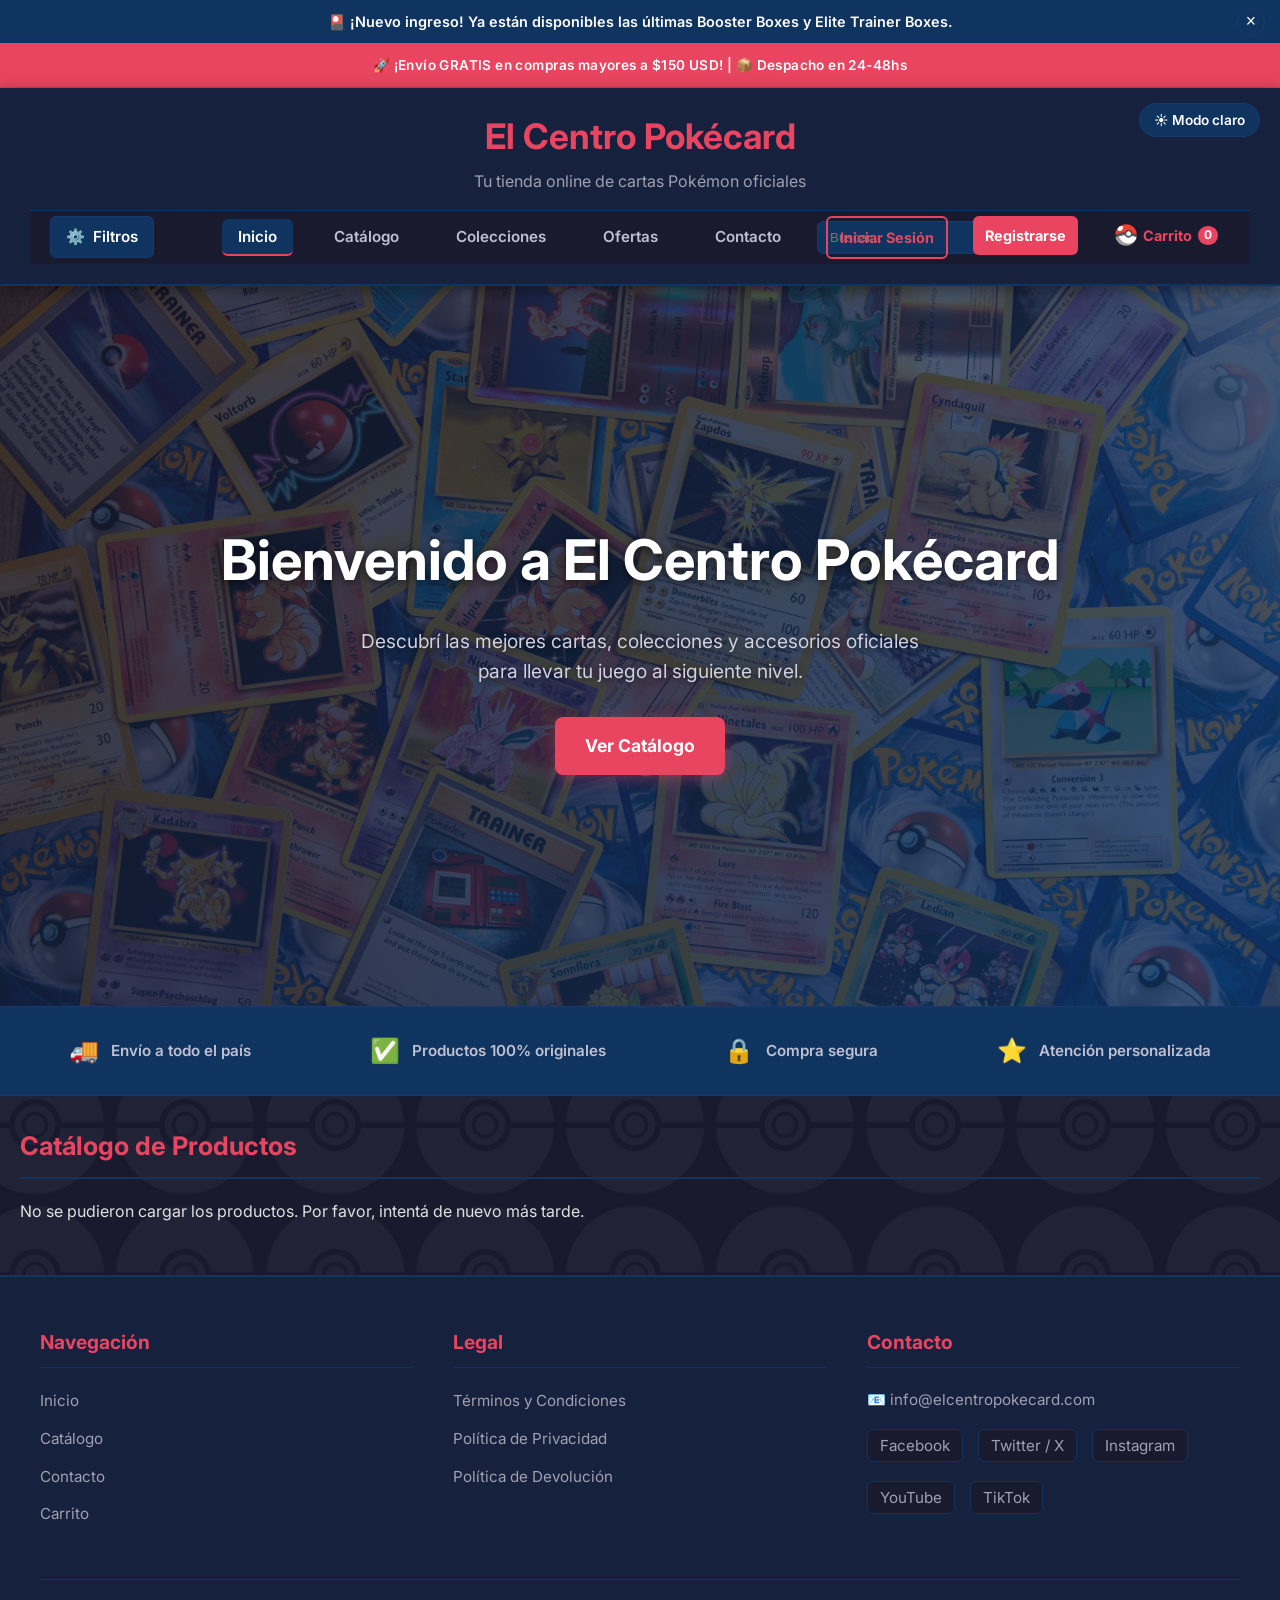
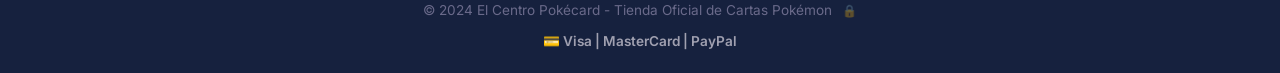
<file: index.html>
<!DOCTYPE html>
<html lang="es">
<head>
    <meta charset="UTF-8">
    <meta name="viewport" content="width=device-width, initial-scale=1.0">
    <title>El Centro Pokécard</title>
    <meta name="description" content="Tu tienda online de cartas Pokémon oficiales. Encontrá las mejores Booster Boxes, Elite Trainer Boxes y sobres sellados.">
    
    <!-- Open Graph -->
    <meta property="og:title" content="El Centro Pokécard">
    <meta property="og:description" content="Tu tienda online de cartas Pokémon oficiales. Encontrá las mejores Booster Boxes, Elite Trainer Boxes y sobres sellados.">
    <meta property="og:type" content="website">
    <meta property="og:image" content="https://upload.wikimedia.org/wikipedia/commons/5/51/Pokebola-pokeball-png-0.png">
    
    <!-- Twitter Cards -->
    <meta name="twitter:card" content="summary_large_image">
    <meta name="twitter:title" content="El Centro Pokécard">
    <meta name="twitter:description" content="Tu tienda online de cartas Pokémon oficiales. Encontrá las mejores Booster Boxes, Elite Trainer Boxes y sobres sellados.">
    <meta name="twitter:image" content="https://upload.wikimedia.org/wikipedia/commons/5/51/Pokebola-pokeball-png-0.png">
    
    <!-- Favicon -->
    <link rel="icon" type="image/png" href="imagenes/pokebola.png">
    <link rel="stylesheet" href="styles.css">
    <script src="app.js" defer></script>
</head>
<body data-pagina="index">
    <!-- Banner de aviso: se cierra con la "x" y no vuelve a mostrarse (localStorage "bannerOculto") -->
    <div class="banner-aviso" id="banner-aviso" role="region" aria-label="Aviso de la tienda">
        <p class="banner-aviso-texto">🎴 ¡Nuevo ingreso! Ya están disponibles las últimas Booster Boxes y Elite Trainer Boxes.</p>
        <button type="button" id="btn-cerrar-banner" class="btn-cerrar-banner" aria-label="Cerrar aviso" title="Cerrar aviso">×</button>
    </div>

    <div class="announcement-bar">
        🚀 ¡Envío GRATIS en compras mayores a $150 USD! | 📦 Despacho en 24-48hs
    </div>

    <header class="page-header">
        <button type="button" id="btn-tema" class="btn-tema" aria-label="Cambiar entre tema claro y oscuro" title="Cambiar tema">☀️ Modo claro</button>
        <h1 class="header-title">El Centro Pokécard</h1>
        <p class="header-subtitle">Tu tienda online de cartas Pokémon oficiales</p>
                <input type="checkbox" id="menu-toggle" class="menu-toggle-input">
        <div class="mobile-menu-bar">
            <label for="menu-toggle" class="menu-toggle-label"></label>
            <a href="cart.html" class="mobile-cart-btn" title="Ver carrito"><img class="pokeball-icon" src="imagenes/pokebola.png" alt=""> Carrito <span class="cart-counter" data-contador-carrito aria-label="Productos en el carrito">0</span></a>
        </div>
        <nav class="header-nav">
            <!-- Menú Desplegable de Filtros a la Izquierda -->
            <details class="nav-filter-dropdown">
                <summary class="nav-filter-btn">
                    <span class="filter-icon">⚙️</span> Filtros
                </summary>
                <div class="nav-filter-menu">
                    <form class="filter-form" action="#" method="get">
                        <fieldset class="filter-fieldset">
                            <legend class="filter-legend">Buscar</legend>
                            <input type="search" name="buscar_filtro" class="filter-search-input" placeholder="Buscar en filtros..." aria-label="Buscar productos dentro de los filtros">
                        </fieldset>

                        <fieldset class="filter-fieldset">
                            <legend class="filter-legend">Tipo de Producto</legend>
                            <div class="filter-option">
                                <input type="checkbox" id="cat-box" name="categoria" value="booster-box">
                                <label for="cat-box">Booster Box</label>
                            </div>
                            <div class="filter-option">
                                <input type="checkbox" id="cat-pack" name="categoria" value="booster-pack">
                                <label for="cat-pack">Booster Pack</label>
                            </div>
                            <div class="filter-option">
                                <input type="checkbox" id="cat-base" name="categoria" value="base-set">
                                <label for="cat-base">Base Set</label>
                            </div>
                            <div class="filter-option">
                                <input type="checkbox" id="cat-etb" name="categoria" value="etb">
                                <label for="cat-etb">Elite Trainer Box</label>
                            </div>
                        </fieldset>

                        <fieldset class="filter-fieldset">
                            <legend class="filter-legend">Colección</legend>
                            <select class="filter-select" name="coleccion">
                                <option value="">Todas las colecciones</option>
                                <option value="scarlet-violet">Scarlet & Violet</option>
                                <option value="sword-shield">Sword & Shield</option>
                                <option value="cosmic-eclipse">Cosmic Eclipse</option>
                            </select>
                        </fieldset>

                        <fieldset class="filter-fieldset">
                            <legend class="filter-legend">Precio</legend>
                            <div class="range-group">
                                <label>Precio máximo</label>
                                <input type="range" name="precio_max" min="0" max="500" value="500" step="5">
                            </div>
                        </fieldset>

                        <button type="submit" class="btn-apply">Aplicar Filtros</button>
                    </form>
                </div>
            </details>

            <ul class="nav-list">
                <li><a href="#inicio" data-accion="inicio">Inicio</a></li>
                <li><a href="#catalogo" data-accion="catalogo">Catálogo</a></li>
                <li><a href="#catalogo" data-accion="colecciones">Colecciones</a></li>
                <li><a href="#catalogo" data-accion="ofertas">Ofertas</a></li>
                <li><a href="contacto.html">Contacto</a></li>
            </ul>

            <!-- Barra de Búsqueda Integrada -->
            <form class="nav-search-bar" action="#" method="get" role="search">
                <input type="search" name="buscar" class="nav-search-input" placeholder="Buscar..." required aria-label="Buscar productos" minlength="2">
                <button type="submit" class="nav-search-btn">🔍</button>
            </form>
            <ul class="nav-list nav-actions-list">
                <li><a href="login.html" class="btn-nav-login">Iniciar Sesión</a></li>
                <li><a href="registro.html" class="btn-nav-register">Registrarse</a></li>
                <li><a href="cart.html" title="Ver carrito de compras"><img class="pokeball-icon" src="imagenes/pokebola.png" alt=""> Carrito <span class="cart-counter" data-contador-carrito aria-label="Productos en el carrito">0</span></a></li>
            </ul>
        </nav>
    </header>

    <section class="hero-banner">
        <h2 class="hero-title">Bienvenido a El Centro Pokécard</h2>
        <p class="hero-subtitle">Descubrí las mejores cartas, colecciones y accesorios oficiales para llevar tu juego al siguiente nivel.</p>
        <a href="#catalogo" class="hero-btn">Ver Catálogo</a>
    </section>

    <section class="trust-bar">
        <div class="trust-items">
            <div class="trust-item"><span class="trust-icon">🚚</span><span class="trust-text">Envío a todo el país</span></div>
            <div class="trust-item"><span class="trust-icon">✅</span><span class="trust-text">Productos 100% originales</span></div>
            <div class="trust-item"><span class="trust-icon">🔒</span><span class="trust-text">Compra segura</span></div>
            <div class="trust-item"><span class="trust-icon">⭐</span><span class="trust-text">Atención personalizada</span></div>
        </div>
    </section>

    <main class="page-main">
        <section class="catalog" id="catalogo">
            <h2>Catálogo de Productos</h2>

            <div class="product-grid">
                <!-- Las tarjetas .product-card se crean desde app.js con los datos de Supabase -->
            </div>
        </section>
    </main>

    <footer class="page-footer">
        <div class="footer-grid">
            <div class="footer-col">
                <h3>Navegación</h3>
                <ul class="footer-links">
                    <li><a href="index.html">Inicio</a></li>
                    <li><a href="index.html#catalogo">Catálogo</a></li>
                    <li><a href="contacto.html">Contacto</a></li>
                    <li><a href="cart.html">Carrito</a></li>
                </ul>
            </div>
            <div class="footer-col">
                <h3>Legal</h3>
                <ul class="footer-links">
                    <li><a href="#">Términos y Condiciones</a></li>
                    <li><a href="#">Política de Privacidad</a></li>
                    <li><a href="#">Política de Devolución</a></li>
                </ul>
            </div>
            <div class="footer-col">
                <h3>Contacto</h3>
                <p class="footer-contact-info">📧 info@elcentropokecard.com</p>
                <ul class="social-list">
                    <li><a href="#">Facebook</a></li>
                    <li><a href="#">Twitter / X</a></li>
                    <li><a href="#">Instagram</a></li>
                    <li><a href="#">YouTube</a></li>
                    <li><a href="#">TikTok</a></li>
                </ul>
            </div>
        </div>
        <div class="footer-bottom">
            <p class="footer-copy">&copy; 2024 El Centro Pokécard - Tienda Oficial de Cartas Pokémon <a href="admin.html" class="admin-secret-link" title="Acceso administrador" aria-label="Acceso administrador">🔒</a></p>
            <p class="footer-payment">💳 Visa | MasterCard | PayPal</p>
        </div>
    </footer>

</body>
</html>
</file>
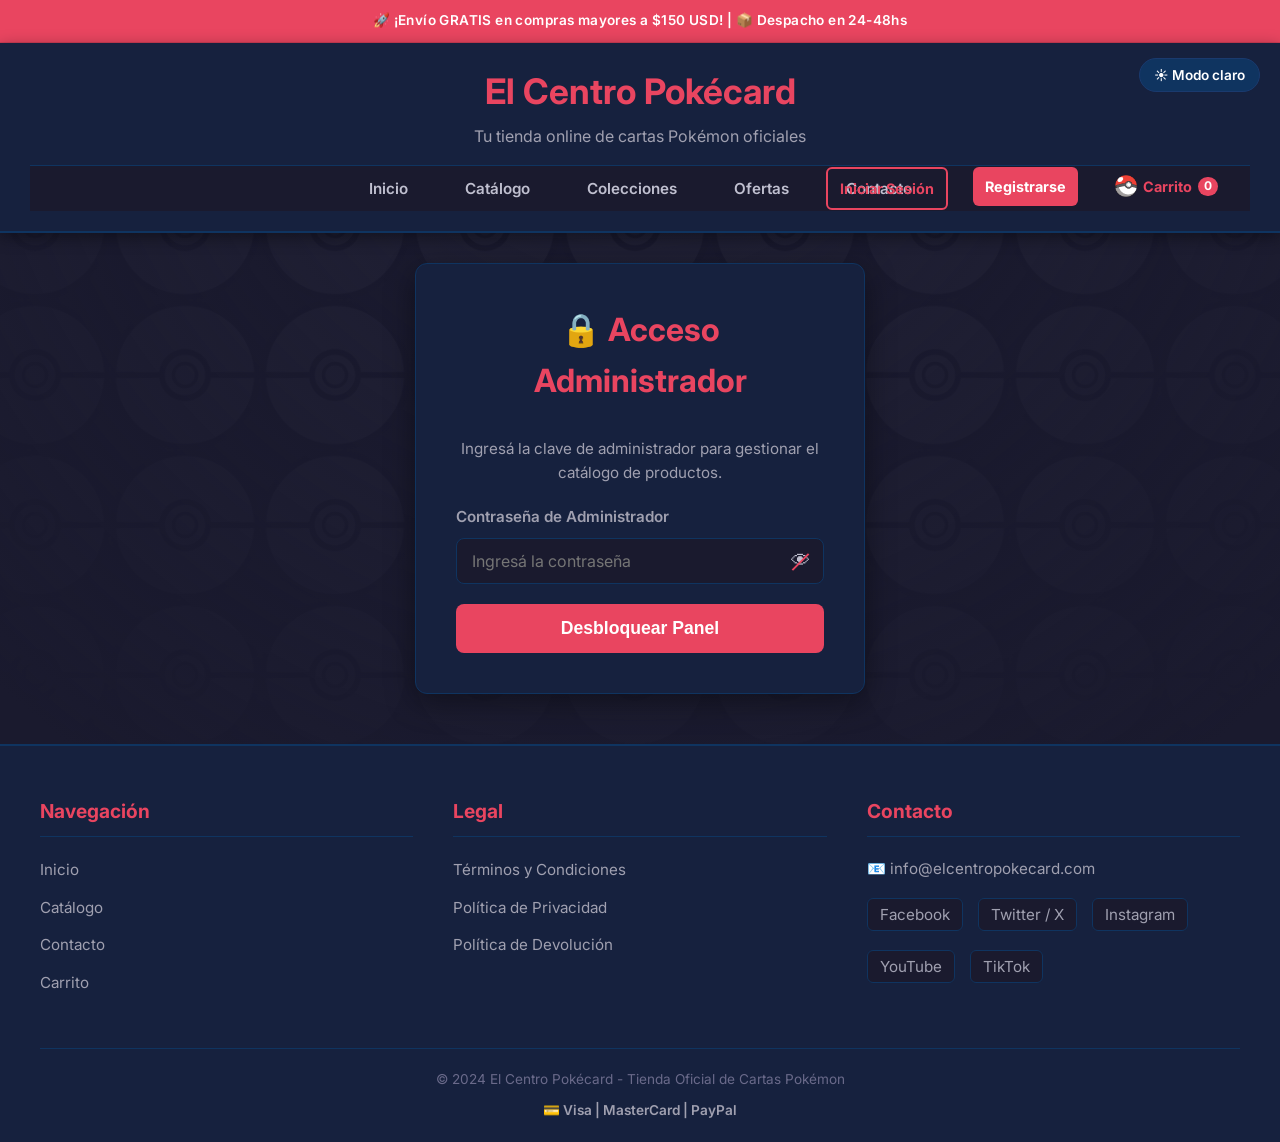
<file: admin.html>
<!DOCTYPE html>
<html lang="es">
<head>
    <meta charset="UTF-8">
    <meta name="viewport" content="width=device-width, initial-scale=1.0">
    <title>Administración - El Centro Pokécard</title>
    <meta name="description" content="Panel de administración de productos de El Centro Pokécard.">
    
    <!-- Open Graph -->
    <meta property="og:title" content="Administración - El Centro Pokécard">
    <meta property="og:description" content="Panel de administración de productos de El Centro Pokécard.">
    <meta property="og:type" content="website">
    <meta property="og:image" content="https://upload.wikimedia.org/wikipedia/commons/5/51/Pokebola-pokeball-png-0.png">
    
    <!-- Twitter Cards -->
    <meta name="twitter:card" content="summary_large_image">
    <meta name="twitter:title" content="Administración - El Centro Pokécard">
    <meta name="twitter:description" content="Panel de administración de productos de El Centro Pokécard.">
    <meta name="twitter:image" content="https://upload.wikimedia.org/wikipedia/commons/5/51/Pokebola-pokeball-png-0.png">
    
    <!-- Favicon -->
    <link rel="icon" type="image/png" href="imagenes/pokebola.png">
    <link rel="stylesheet" href="styles.css">
    <script src="app.js" defer></script>
</head>
<body data-pagina="admin">
    <div class="announcement-bar">
        🚀 ¡Envío GRATIS en compras mayores a $150 USD! | 📦 Despacho en 24-48hs
    </div>

    <header class="page-header">
        <button type="button" id="btn-tema" class="btn-tema" aria-label="Cambiar entre tema claro y oscuro" title="Cambiar tema">☀️ Modo claro</button>
        <h1 class="header-title">El Centro Pokécard</h1>
        <p class="header-subtitle">Tu tienda online de cartas Pokémon oficiales</p>
        <input type="checkbox" id="menu-toggle" class="menu-toggle-input">
        <div class="mobile-menu-bar">
            <label for="menu-toggle" class="menu-toggle-label"></label>
            <a href="cart.html" class="mobile-cart-btn" title="Ver carrito"><img class="pokeball-icon" src="imagenes/pokebola.png" alt=""> Carrito <span class="cart-counter" data-contador-carrito aria-label="Productos en el carrito">0</span></a>
        </div>
        <nav class="header-nav">
            <ul class="nav-list">
                <li><a href="index.html">Inicio</a></li>
                <li><a href="index.html#catalogo">Catálogo</a></li>
                <li><a href="index.html#colecciones">Colecciones</a></li>
                <li><a href="index.html#ofertas">Ofertas</a></li>
                <li><a href="contacto.html">Contacto</a></li>
            </ul>
            <ul class="nav-list nav-actions-list">
                <li><a href="login.html" class="btn-nav-login">Iniciar Sesión</a></li>
                <li><a href="registro.html" class="btn-nav-register">Registrarse</a></li>
                <li><a href="cart.html" title="Ver carrito de compras"><img class="pokeball-icon" src="imagenes/pokebola.png" alt=""> Carrito <span class="cart-counter" data-contador-carrito aria-label="Productos en el carrito">0</span></a></li>
            </ul>
        </nav>
    </header>

    <main class="page-main admin-main">
        <!-- 1. Tarjeta de bloqueo: pide la contraseña de administrador (no se guarda en Storage) -->
        <section class="auth-card" id="admin-lock-card">
            <h2>🔒 Acceso Administrador</h2>
            <p class="admin-lock-desc">Ingresá la clave de administrador para gestionar el catálogo de productos.</p>
            <form action="#" method="POST" class="auth-form" id="form-admin-login">
                <div class="form-group">
                    <label for="admin-password">Contraseña de Administrador</label>
                    <input type="password" id="admin-password" name="admin-password" required placeholder="Ingresá la contraseña">
                </div>
                <button type="submit" class="auth-submit-btn">Desbloquear Panel</button>
            </form>
        </section>

        <!-- 2. Panel de administración: permanece oculto (.oculto) hasta validar la clave -->
        <div class="admin-panel oculto" id="admin-panel">
            <section class="contact-box admin-form-section">
                <h2>Añadir Nuevo Producto</h2>
                <form action="#" method="POST" class="auth-form" id="form-admin-producto">
                    <div class="form-group">
                        <label for="prod-nombre">Nombre del Producto *</label>
                        <input type="text" id="prod-nombre" name="nombre" required placeholder="Ej: Booster Box Temporal Forces">
                    </div>

                    <div class="form-row">
                        <div class="form-group">
                            <label for="prod-categoria">Categoría *</label>
                            <select id="prod-categoria" name="categoria" required>
                                <option value="">Seleccioná una categoría</option>
                                <option value="booster-box">Booster Box</option>
                                <option value="booster-pack">Booster Pack</option>
                                <option value="base-set">Base Set</option>
                                <option value="elite-trainer-box">Elite Trainer Box</option>
                                <option value="etb">ETB (Catálogo)</option>
                            </select>
                        </div>

                        <div class="form-group">
                            <label for="prod-coleccion">Colección *</label>
                            <select id="prod-coleccion" name="coleccion" required>
                                <option value="">Seleccioná una colección</option>
                                <option value="scarlet-violet">Scarlet &amp; Violet</option>
                                <option value="sword-shield">Sword &amp; Shield</option>
                                <option value="sun-moon">Sun &amp; Moon</option>
                                <option value="cosmic-eclipse">Cosmic Eclipse</option>
                                <option value="base-set">Base Set</option>
                            </select>
                        </div>
                    </div>

                    <div class="form-row">
                        <div class="form-group">
                            <label for="prod-precio">Precio (USD) *</label>
                            <input type="number" id="prod-precio" name="precio" min="1" step="1" required placeholder="Ej: 160">
                        </div>

                        <div class="form-group">
                            <label for="prod-badge">Etiqueta / Badge (opcional)</label>
                            <select id="prod-badge" name="badge">
                                <option value="">Sin etiqueta</option>
                                <option value="nuevo">NUEVO</option>
                                <option value="oferta">OFERTA</option>
                                <option value="popular">POPULAR</option>
                            </select>
                        </div>
                    </div>

                    <div class="form-group">
                        <label for="prod-imagen">URL de la Imagen *</label>
                        <input type="url" id="prod-imagen" name="imagen_url" required placeholder="https://ejemplo.com/imagen-producto.png">
                    </div>

                    <div class="form-group">
                        <label for="prod-descripcion">Descripción *</label>
                        <textarea id="prod-descripcion" name="descripcion" rows="4" maxlength="300" required placeholder="Describí el contenido del producto..."></textarea>
                    </div>

                    <button type="submit" class="auth-submit-btn" id="btn-guardar-producto">Añadir Producto al Catálogo</button>
                </form>
            </section>

            <section class="contact-box admin-list-section">
                <h2>Productos Actuales en Supabase</h2>
                <div class="admin-products-list" id="admin-lista-productos">
                    <!-- Se llena desde app.js con GET a /rest/v1/productos -->
                </div>
            </section>
        </div>
    </main>

    <footer class="page-footer">
        <div class="footer-grid">
            <div class="footer-col">
                <h3>Navegación</h3>
                <ul class="footer-links">
                    <li><a href="index.html">Inicio</a></li>
                    <li><a href="index.html#catalogo">Catálogo</a></li>
                    <li><a href="contacto.html">Contacto</a></li>
                    <li><a href="cart.html">Carrito</a></li>
                </ul>
            </div>
            <div class="footer-col">
                <h3>Legal</h3>
                <ul class="footer-links">
                    <li><a href="#">Términos y Condiciones</a></li>
                    <li><a href="#">Política de Privacidad</a></li>
                    <li><a href="#">Política de Devolución</a></li>
                </ul>
            </div>
            <div class="footer-col">
                <h3>Contacto</h3>
                <p class="footer-contact-info">📧 info@elcentropokecard.com</p>
                <ul class="social-list">
                    <li><a href="#">Facebook</a></li>
                    <li><a href="#">Twitter / X</a></li>
                    <li><a href="#">Instagram</a></li>
                    <li><a href="#">YouTube</a></li>
                    <li><a href="#">TikTok</a></li>
                </ul>
            </div>
        </div>
        <div class="footer-bottom">
            <p class="footer-copy">&copy; 2024 El Centro Pokécard - Tienda Oficial de Cartas Pokémon</p>
            <p class="footer-payment">💳 Visa | MasterCard | PayPal</p>
        </div>
    </footer>

</body>
</html>
</file>
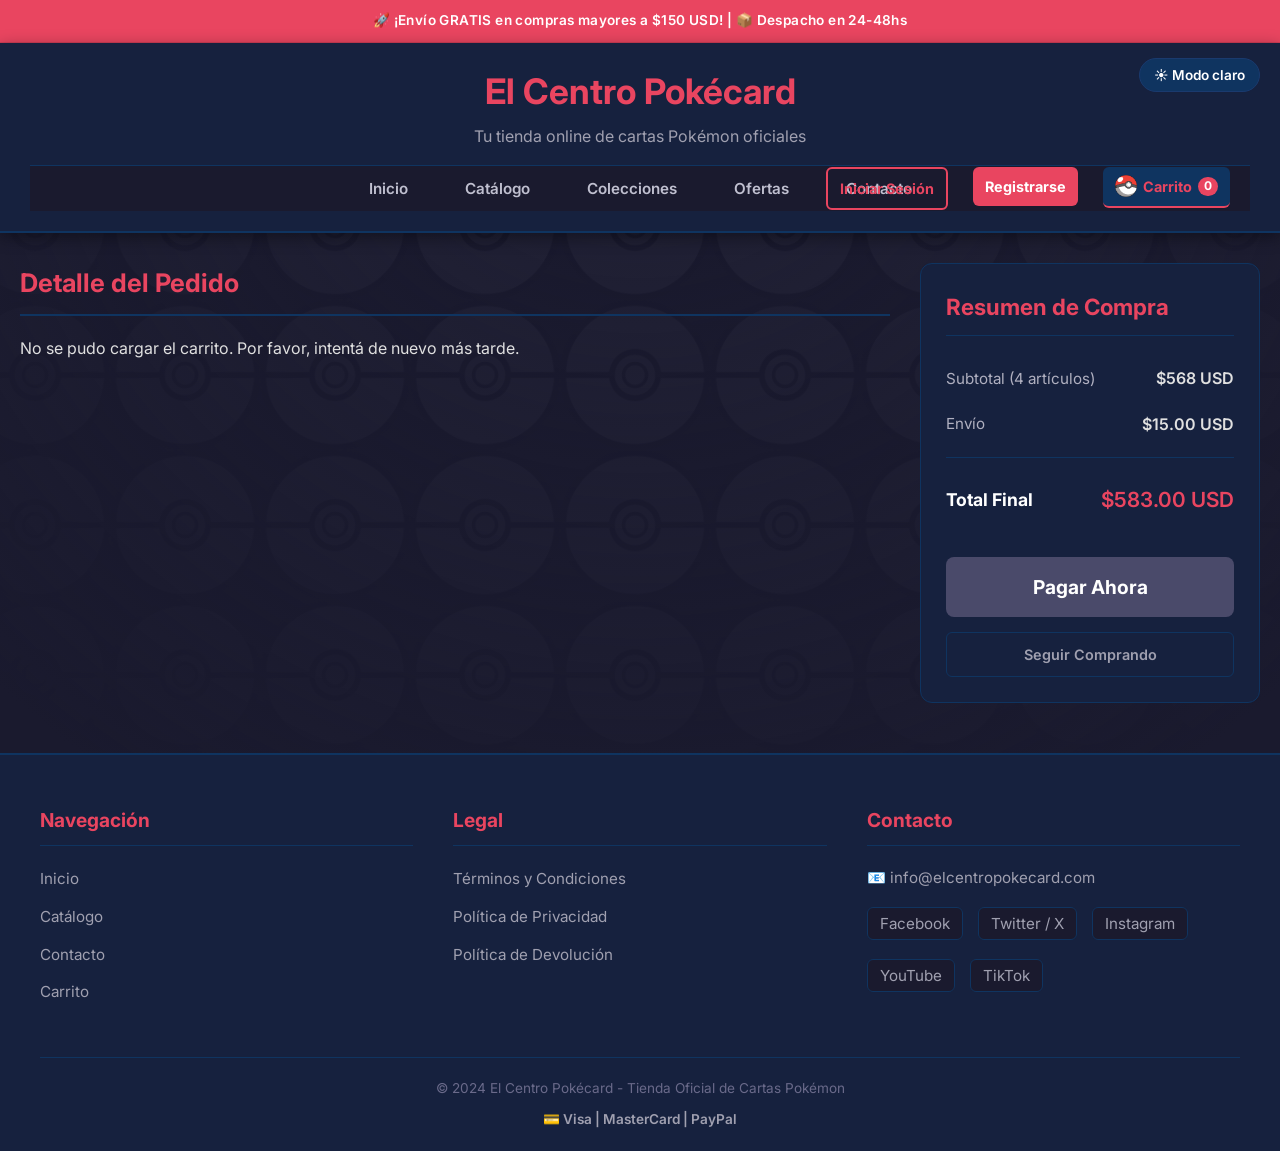
<file: cart.html>
<!DOCTYPE html>
<html lang="es">
<head>
    <meta charset="UTF-8">
    <meta name="viewport" content="width=device-width, initial-scale=1.0">
    <title>Carrito de Compras - El Centro Pokécard</title>
    <meta name="description" content="Revisá y completá tu compra en El Centro Pokécard de forma rápida y segura.">
    
    <!-- Open Graph -->
    <meta property="og:title" content="Carrito de Compras - El Centro Pokécard">
    <meta property="og:description" content="Revisá y completá tu compra en El Centro Pokécard de forma rápida y segura.">
    <meta property="og:type" content="website">
    <meta property="og:image" content="https://upload.wikimedia.org/wikipedia/commons/5/51/Pokebola-pokeball-png-0.png">
    
    <!-- Twitter Cards -->
    <meta name="twitter:card" content="summary_large_image">
    <meta name="twitter:title" content="Carrito de Compras - El Centro Pokécard">
    <meta name="twitter:description" content="Revisá y completá tu compra en El Centro Pokécard de forma rápida y segura.">
    <meta name="twitter:image" content="https://upload.wikimedia.org/wikipedia/commons/5/51/Pokebola-pokeball-png-0.png">
    
    <!-- Favicon -->
    <link rel="icon" type="image/png" href="imagenes/pokebola.png">
    <link rel="stylesheet" href="styles.css">
    <script src="app.js" defer></script>
</head>
<body data-pagina="cart">
    <div class="announcement-bar">
        🚀 ¡Envío GRATIS en compras mayores a $150 USD! | 📦 Despacho en 24-48hs
    </div>

    <header class="page-header">
        <button type="button" id="btn-tema" class="btn-tema" aria-label="Cambiar entre tema claro y oscuro" title="Cambiar tema">☀️ Modo claro</button>
        <h1 class="header-title">El Centro Pokécard</h1>
        <p class="header-subtitle">Tu tienda online de cartas Pokémon oficiales</p>
                <input type="checkbox" id="menu-toggle" class="menu-toggle-input">
        <div class="mobile-menu-bar">
            <label for="menu-toggle" class="menu-toggle-label"></label>
            <a href="cart.html" class="mobile-cart-btn" title="Ver carrito"><img class="pokeball-icon" src="imagenes/pokebola.png" alt=""> Carrito <span class="cart-counter" data-contador-carrito aria-label="Productos en el carrito">0</span></a>
        </div>
        <nav class="header-nav">
            <ul class="nav-list">
                <li><a href="index.html">Inicio</a></li>
                <li><a href="#catalogo">Catálogo</a></li>
                <li><a href="#colecciones">Colecciones</a></li>
                <li><a href="#ofertas">Ofertas</a></li>
                <li><a href="contacto.html">Contacto</a></li>
            </ul>
            <ul class="nav-list nav-actions-list">
                <li><a href="login.html" class="btn-nav-login">Iniciar Sesión</a></li>
                <li><a href="registro.html" class="btn-nav-register">Registrarse</a></li>
                <li><a href="cart.html" title="Ver carrito de compras"><img class="pokeball-icon" src="imagenes/pokebola.png" alt=""> Carrito <span class="cart-counter" data-contador-carrito aria-label="Productos en el carrito">0</span></a></li>
            </ul>
        </nav>
    </header>

    <main class="page-main">
        <section class="cart-container">
            <h2 class="cart-title">Detalle del Pedido</h2>

            <div class="cart-items">
                <!-- Los items .cart-item se crean desde app.js con los datos de Supabase -->
            </div>
        </section>

        <aside class="cart-summary">
            <h2 class="summary-title">Resumen de Compra</h2>

            <div class="summary-row">
                <span class="summary-label">Subtotal (4 artículos)</span>
                <span class="summary-value">$568 USD</span>
            </div>

            <div class="summary-row">
                <span class="summary-label">Envío</span>
                <span class="summary-value">$15.00 USD</span>
            </div>

            <div class="summary-divider"></div>

            <div class="summary-row summary-total">
                <span class="summary-label">Total Final</span>
                <span class="summary-value">$583.00 USD</span>
            </div>

            <button class="checkout-btn">Pagar Ahora</button>
            <a href="index.html" class="continue-shopping">Seguir Comprando</a>
        </aside>
    </main>

    <footer class="page-footer">
        <div class="footer-grid">
            <div class="footer-col">
                <h3>Navegación</h3>
                <ul class="footer-links">
                    <li><a href="index.html">Inicio</a></li>
                    <li><a href="index.html#catalogo">Catálogo</a></li>
                    <li><a href="contacto.html">Contacto</a></li>
                    <li><a href="cart.html">Carrito</a></li>
                </ul>
            </div>
            <div class="footer-col">
                <h3>Legal</h3>
                <ul class="footer-links">
                    <li><a href="#">Términos y Condiciones</a></li>
                    <li><a href="#">Política de Privacidad</a></li>
                    <li><a href="#">Política de Devolución</a></li>
                </ul>
            </div>
            <div class="footer-col">
                <h3>Contacto</h3>
                <p class="footer-contact-info">📧 info@elcentropokecard.com</p>
                <ul class="social-list">
                    <li><a href="#">Facebook</a></li>
                    <li><a href="#">Twitter / X</a></li>
                    <li><a href="#">Instagram</a></li>
                    <li><a href="#">YouTube</a></li>
                    <li><a href="#">TikTok</a></li>
                </ul>
            </div>
        </div>
        <div class="footer-bottom">
            <p class="footer-copy">&copy; 2024 El Centro Pokécard - Tienda Oficial de Cartas Pokémon</p>
            <p class="footer-payment">💳 Visa | MasterCard | PayPal</p>
        </div>
    </footer>

</body>
</html>
</file>
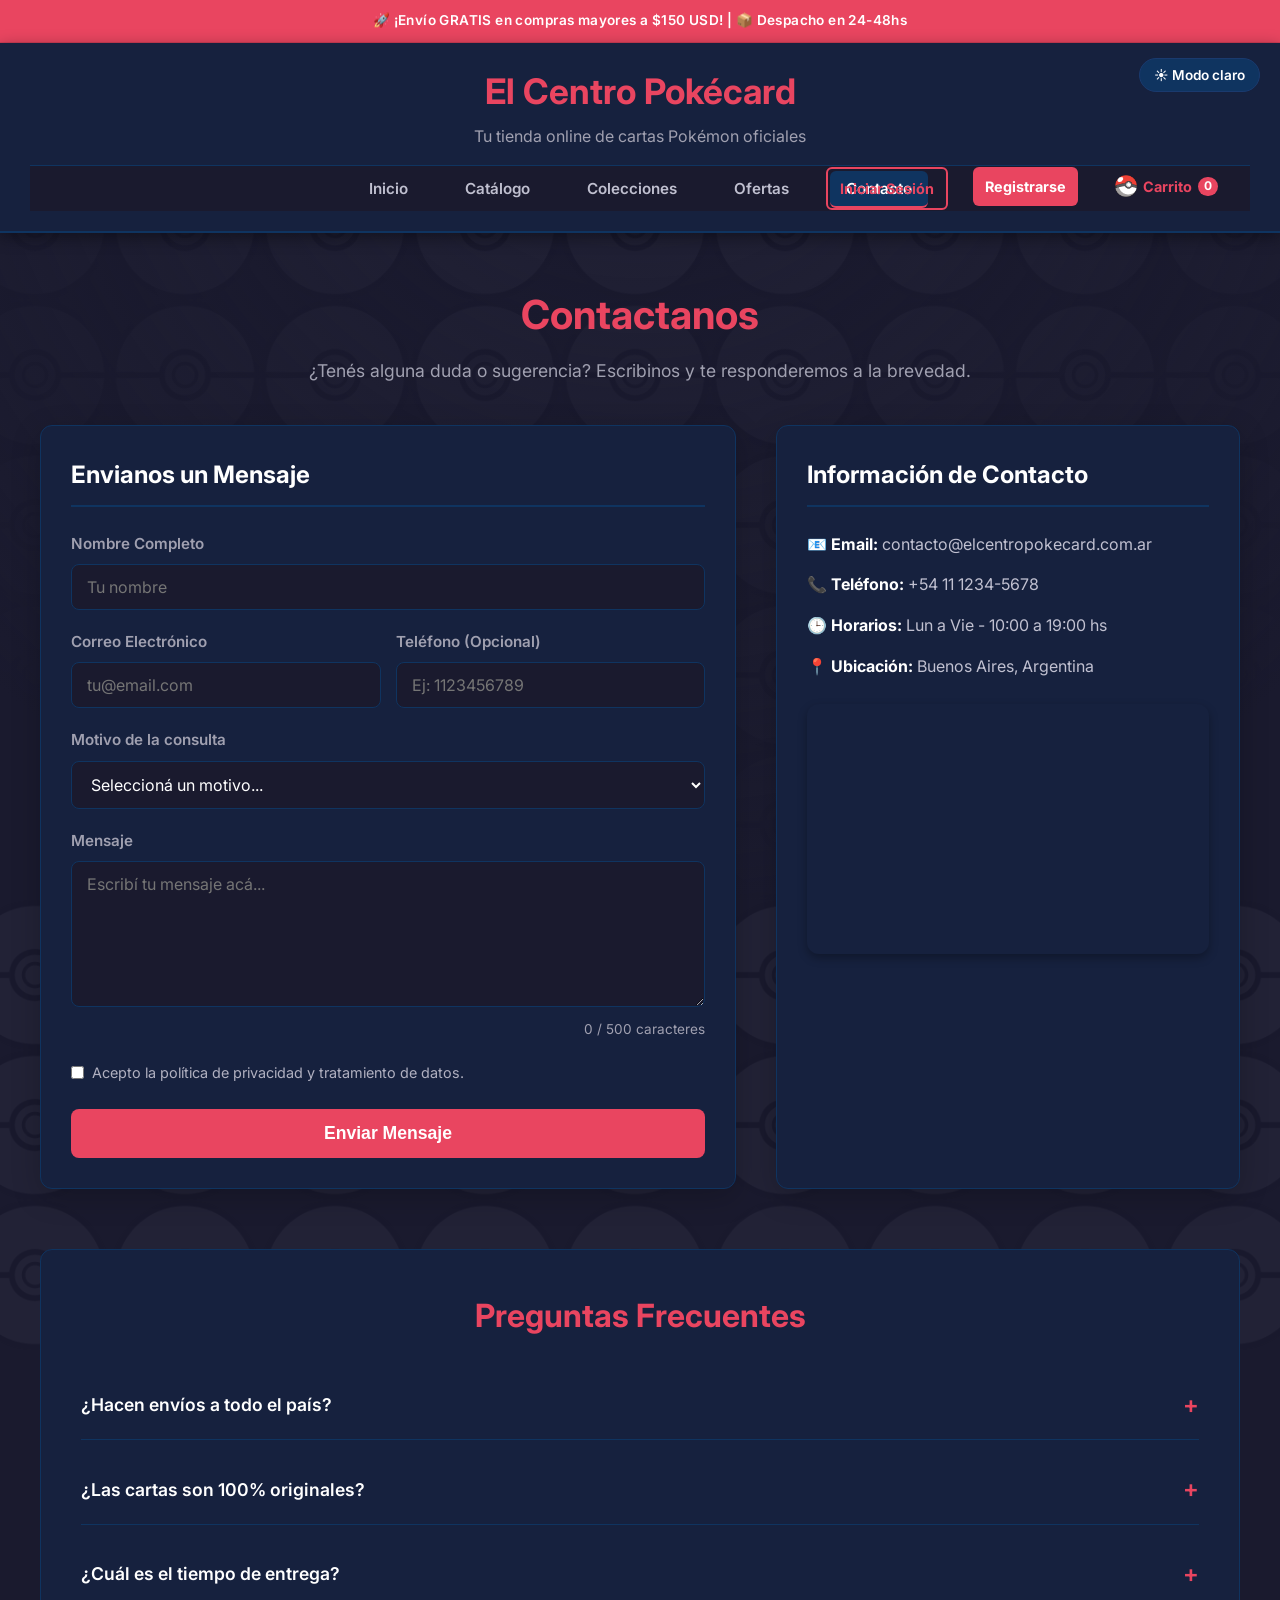
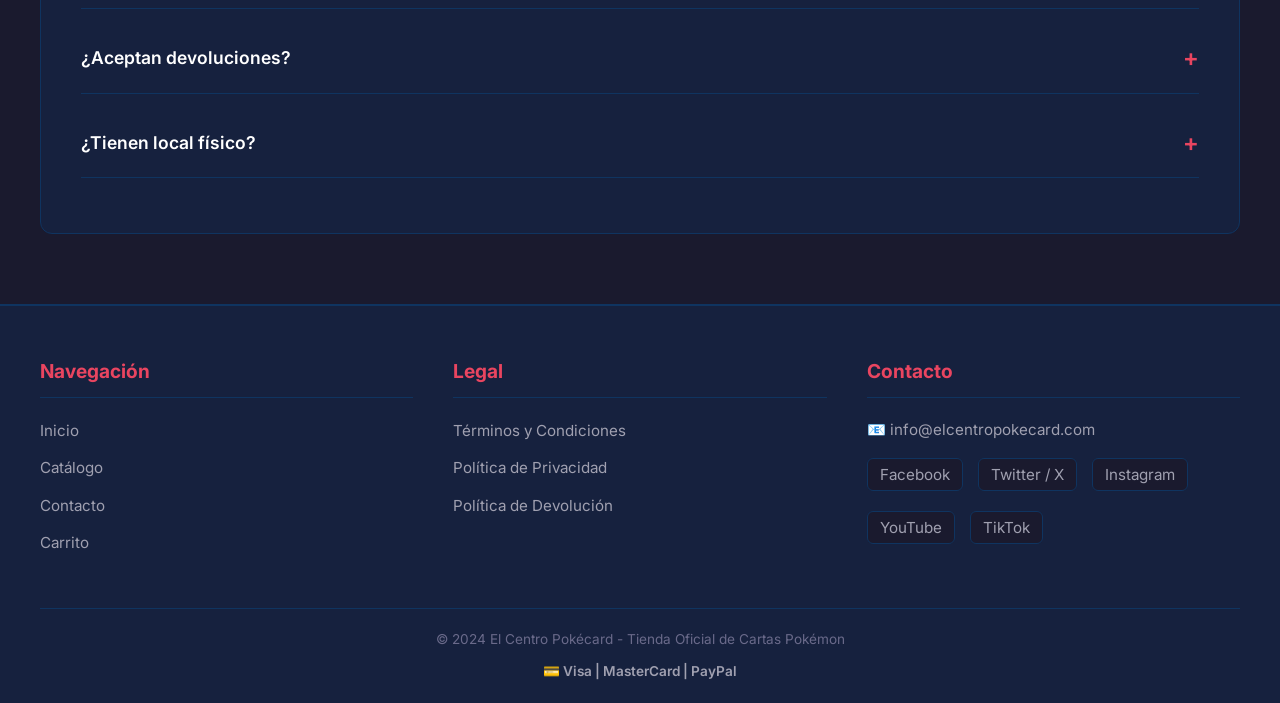
<file: contacto.html>
<!DOCTYPE html>
<html lang="es">
<head>
    <meta charset="UTF-8">
    <meta name="viewport" content="width=device-width, initial-scale=1.0">
    <title>Contacto - El Centro Pokécard</title>
    <meta name="description" content="Comunicate con El Centro Pokécard para consultas sobre productos, envíos y más.">
    
    <!-- Open Graph -->
    <meta property="og:title" content="Contacto - El Centro Pokécard">
    <meta property="og:description" content="Comunicate con El Centro Pokécard para consultas sobre productos, envíos y más.">
    <meta property="og:type" content="website">
    <meta property="og:image" content="https://upload.wikimedia.org/wikipedia/commons/5/51/Pokebola-pokeball-png-0.png">
    
    <!-- Twitter Cards -->
    <meta name="twitter:card" content="summary_large_image">
    <meta name="twitter:title" content="Contacto - El Centro Pokécard">
    <meta name="twitter:description" content="Comunicate con El Centro Pokécard para consultas sobre productos, envíos y más.">
    <meta name="twitter:image" content="https://upload.wikimedia.org/wikipedia/commons/5/51/Pokebola-pokeball-png-0.png">
    
    <!-- Favicon -->
    <link rel="icon" type="image/png" href="imagenes/pokebola.png">
    <link rel="stylesheet" href="styles.css">
    <script src="app.js" defer></script>
</head>
<body data-pagina="contacto">
    <div class="announcement-bar">
        🚀 ¡Envío GRATIS en compras mayores a $150 USD! | 📦 Despacho en 24-48hs
    </div>

    <header class="page-header">
        <button type="button" id="btn-tema" class="btn-tema" aria-label="Cambiar entre tema claro y oscuro" title="Cambiar tema">☀️ Modo claro</button>
        <h1 class="header-title">El Centro Pokécard</h1>
        <p class="header-subtitle">Tu tienda online de cartas Pokémon oficiales</p>
                <input type="checkbox" id="menu-toggle" class="menu-toggle-input">
        <div class="mobile-menu-bar">
            <label for="menu-toggle" class="menu-toggle-label"></label>
            <a href="cart.html" class="mobile-cart-btn" title="Ver carrito"><img class="pokeball-icon" src="imagenes/pokebola.png" alt=""> Carrito <span class="cart-counter" data-contador-carrito aria-label="Productos en el carrito">0</span></a>
        </div>
        <nav class="header-nav">
            <ul class="nav-list">
                <li><a href="index.html">Inicio</a></li>
                <li><a href="index.html#catalogo">Catálogo</a></li>
                <li><a href="index.html#colecciones">Colecciones</a></li>
                <li><a href="index.html#ofertas">Ofertas</a></li>
                <li><a href="contacto.html">Contacto</a></li>
            </ul>
            <ul class="nav-list nav-actions-list">
                <li><a href="login.html" class="btn-nav-login">Iniciar Sesión</a></li>
                <li><a href="registro.html" class="btn-nav-register">Registrarse</a></li>
                <li><a href="cart.html" title="Ver carrito de compras"><img class="pokeball-icon" src="imagenes/pokebola.png" alt=""> Carrito <span class="cart-counter" data-contador-carrito aria-label="Productos en el carrito">0</span></a></li>
            </ul>
        </nav>
    </header>

    <main class="page-main">
        <div class="contact-container">
            
            <div class="contact-header">
                <h1>Contactanos</h1>
                <p>¿Tenés alguna duda o sugerencia? Escribinos y te responderemos a la brevedad.</p>
            </div>

            <div class="contact-grid">
                
                <!-- Formulario de Contacto -->
                <div class="contact-box">
                    <h2>Envianos un Mensaje</h2>
                    <form action="#" method="POST" class="auth-form">
                        
                        <div class="form-group">
                            <label for="nombre">Nombre Completo</label>
                            <input type="text" id="nombre" name="nombre" required placeholder="Tu nombre" autocomplete="name" minlength="2">
                        </div>

                        <div class="form-row">
                            <div class="form-group">
                                <label for="email">Correo Electrónico</label>
                                <input type="email" id="email" name="email" required placeholder="tu@email.com" autocomplete="email" maxlength="100" pattern="[a-zA-Z0-9._%+\-]+@[a-zA-Z0-9.\-]+\.[a-zA-Z]{2,}" title="Ingresá un email válido, por ejemplo: usuario@dominio.com">
                            </div>
                            <div class="form-group">
                                <label for="telefono">Teléfono (Opcional)</label>
                                <input type="tel" id="telefono" name="telefono" placeholder="Ej: 1123456789" inputmode="tel" autocomplete="tel" pattern="(\+54)?[0-9]{10,13}" maxlength="16" title="Solo números, entre 10 y 13 dígitos (+54 opcional)">
                            </div>
                        </div>

                        <div class="form-group">
                            <label for="motivo">Motivo de la consulta</label>
                            <select id="motivo" name="motivo" required>
                                <option value="" disabled selected>Seleccioná un motivo...</option>
                                <option value="general">Consulta general</option>
                                <option value="pedido">Problema con pedido</option>
                                <option value="devolucion">Devoluciones</option>
                                <option value="disponibilidad">Disponibilidad</option>
                                <option value="sugerencia">Sugerencias</option>
                            </select>
                        </div>

                        <div class="form-group">
                            <label for="mensaje">Mensaje</label>
                            <textarea id="mensaje" name="mensaje" rows="6" maxlength="500" required placeholder="Escribí tu mensaje acá..."></textarea>
                        </div>

                        <div class="form-options check-options">
                            <label class="checkbox-label">
                                <input type="checkbox" name="privacidad" required> Acepto la política de privacidad y tratamiento de datos.
                            </label>
                        </div>

                        <button type="submit" class="auth-submit-btn">Enviar Mensaje</button>
                    </form>
                </div>

                <!-- Info de Contacto -->
                <div class="contact-box">
                    <h2>Información de Contacto</h2>
                    <ul class="contact-info-list">
                        <li><strong>📧 Email:</strong> contacto@elcentropokecard.com.ar</li>
                        <li><strong>📞 Teléfono:</strong> +54 11 1234-5678</li>
                        <li><strong>🕒 Horarios:</strong> Lun a Vie - 10:00 a 19:00 hs</li>
                        <li><strong>📍 Ubicación:</strong> Buenos Aires, Argentina</li>
                    </ul>
                    
                    <div class="contact-map">
                        <iframe src="https://www.google.com/maps/embed?pb=!1m18!1m12!1m3!1d105073.44367098416!2d-58.50333857508736!3d-34.61566245778848!2m3!1f0!2f0!3f0!3m2!1i1024!2i768!4f13.1!3m3!1m2!1s0x95bcca3b4ef90cbd%3A0xa0b3812e88e88e87!2sBuenos%20Aires%2C%20CABA!5e0!3m2!1ses-419!2sar!4v1700000000000!5m2!1ses-419!2sar" allowfullscreen="" loading="lazy" referrerpolicy="no-referrer-when-downgrade"></iframe>
                    </div>
                </div>

            </div>

            <!-- Preguntas Frecuentes (FAQ) -->
            <section class="faq-section">
                <h2>Preguntas Frecuentes</h2>

                <details class="faq-item">
                    <summary class="faq-summary">¿Hacen envíos a todo el país?</summary>
                    <div class="faq-content">
                        Sí, realizamos envíos a toda la Argentina a través de Correo Argentino y Andreani. Los costos se calculan al momento de pagar según tu código postal.
                    </div>
                </details>

                <details class="faq-item">
                    <summary class="faq-summary">¿Las cartas son 100% originales?</summary>
                    <div class="faq-content">
                        Totalmente. Todos nuestros productos, desde los booster packs hasta las colecciones ETB, son oficiales de The Pokémon Company importados de forma legal.
                    </div>
                </details>

                <details class="faq-item">
                    <summary class="faq-summary">¿Cuál es el tiempo de entrega?</summary>
                    <div class="faq-content">
                        En CABA y GBA entregamos en 24/48 hs hábiles. Para el resto del país, la demora estándar es de 3 a 7 días hábiles dependiendo del transporte.
                    </div>
                </details>

                <details class="faq-item">
                    <summary class="faq-summary">¿Aceptan devoluciones?</summary>
                    <div class="faq-content">
                        Sí, aceptamos devoluciones dentro de los 10 días de recibido el producto siempre y cuando esté sellado de fábrica en sus condiciones originales.
                    </div>
                </details>

                <details class="faq-item">
                    <summary class="faq-summary">¿Tienen local físico?</summary>
                    <div class="faq-content">
                        Por el momento somos una tienda 100% online, lo que nos permite mantener mejores precios y ofertas, pero realizamos puntos de entrega por la zona de Microcentro.
                    </div>
                </details>
            </section>

        </div>
    </main>

    <footer class="page-footer">
        <div class="footer-grid">
            <div class="footer-col">
                <h3>Navegación</h3>
                <ul class="footer-links">
                    <li><a href="index.html">Inicio</a></li>
                    <li><a href="index.html#catalogo">Catálogo</a></li>
                    <li><a href="contacto.html">Contacto</a></li>
                    <li><a href="cart.html">Carrito</a></li>
                </ul>
            </div>
            <div class="footer-col">
                <h3>Legal</h3>
                <ul class="footer-links">
                    <li><a href="#">Términos y Condiciones</a></li>
                    <li><a href="#">Política de Privacidad</a></li>
                    <li><a href="#">Política de Devolución</a></li>
                </ul>
            </div>
            <div class="footer-col">
                <h3>Contacto</h3>
                <p class="footer-contact-info">📧 info@elcentropokecard.com</p>
                <ul class="social-list">
                    <li><a href="#">Facebook</a></li>
                    <li><a href="#">Twitter / X</a></li>
                    <li><a href="#">Instagram</a></li>
                    <li><a href="#">YouTube</a></li>
                    <li><a href="#">TikTok</a></li>
                </ul>
            </div>
        </div>
        <div class="footer-bottom">
            <p class="footer-copy">&copy; 2024 El Centro Pokécard - Tienda Oficial de Cartas Pokémon</p>
            <p class="footer-payment">💳 Visa | MasterCard | PayPal</p>
        </div>
    </footer>

</body>
</html>
</file>
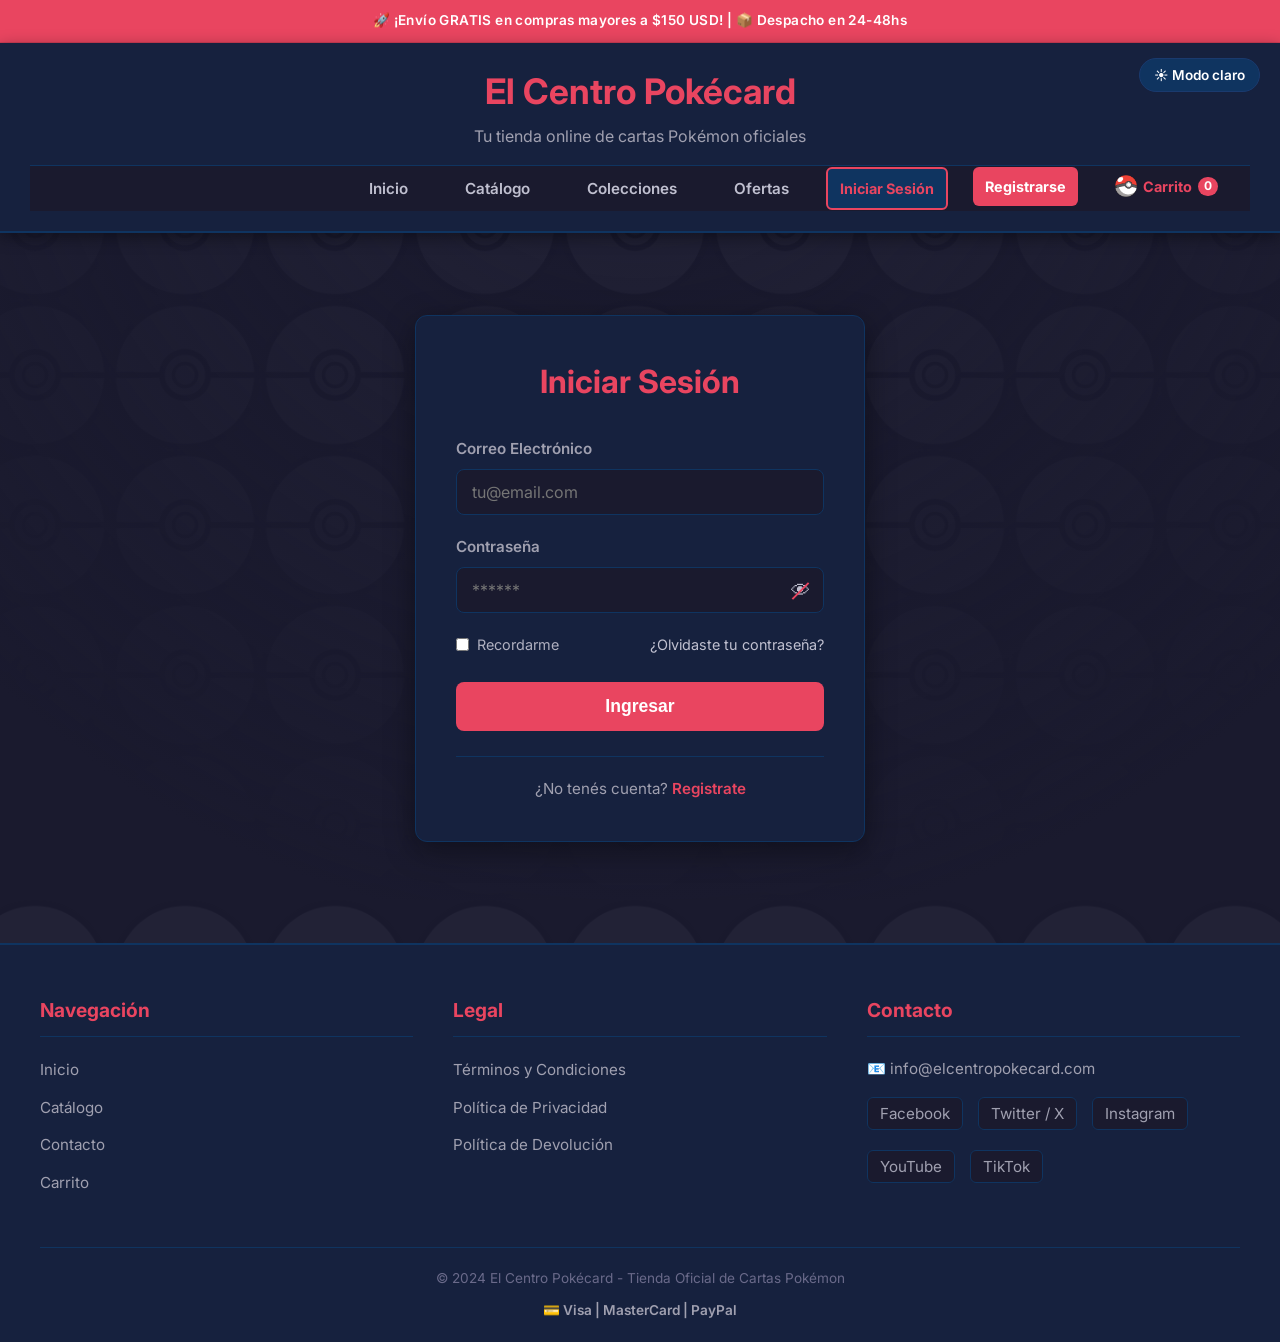
<file: login.html>
<!DOCTYPE html>
<html lang="es">
<head>
    <meta charset="UTF-8">
    <meta name="viewport" content="width=device-width, initial-scale=1.0">
    <title>Iniciar Sesión - El Centro Pokécard</title>
    <meta name="description" content="Iniciá sesión en tu cuenta de El Centro Pokécard para gestionar tus pedidos.">
    
    <!-- Open Graph -->
    <meta property="og:title" content="Iniciar Sesión - El Centro Pokécard">
    <meta property="og:description" content="Iniciá sesión en tu cuenta de El Centro Pokécard para gestionar tus pedidos.">
    <meta property="og:type" content="website">
    <meta property="og:image" content="https://upload.wikimedia.org/wikipedia/commons/5/51/Pokebola-pokeball-png-0.png">
    
    <!-- Twitter Cards -->
    <meta name="twitter:card" content="summary_large_image">
    <meta name="twitter:title" content="Iniciar Sesión - El Centro Pokécard">
    <meta name="twitter:description" content="Iniciá sesión en tu cuenta de El Centro Pokécard para gestionar tus pedidos.">
    <meta name="twitter:image" content="https://upload.wikimedia.org/wikipedia/commons/5/51/Pokebola-pokeball-png-0.png">
    
    <!-- Favicon -->
    <link rel="icon" type="image/png" href="imagenes/pokebola.png">
    <link rel="stylesheet" href="styles.css">
    <script src="app.js" defer></script>
</head>
<body data-pagina="login">
    <div class="announcement-bar">
        🚀 ¡Envío GRATIS en compras mayores a $150 USD! | 📦 Despacho en 24-48hs
    </div>

    <header class="page-header">
        <button type="button" id="btn-tema" class="btn-tema" aria-label="Cambiar entre tema claro y oscuro" title="Cambiar tema">☀️ Modo claro</button>
        <h1 class="header-title">El Centro Pokécard</h1>
        <p class="header-subtitle">Tu tienda online de cartas Pokémon oficiales</p>
                <input type="checkbox" id="menu-toggle" class="menu-toggle-input">
        <div class="mobile-menu-bar">
            <label for="menu-toggle" class="menu-toggle-label"></label>
            <a href="cart.html" class="mobile-cart-btn" title="Ver carrito"><img class="pokeball-icon" src="imagenes/pokebola.png" alt=""> Carrito <span class="cart-counter" data-contador-carrito aria-label="Productos en el carrito">0</span></a>
        </div>
        <nav class="header-nav">
            <ul class="nav-list">
                <li><a href="index.html">Inicio</a></li>
                <li><a href="index.html#catalogo">Catálogo</a></li>
                <li><a href="index.html#colecciones">Colecciones</a></li>
                <li><a href="index.html#ofertas">Ofertas</a></li>
                <li><a href="contacto.html">Contacto</a></li>
            </ul>
            <ul class="nav-list nav-actions-list">
                <li><a href="login.html" class="btn-nav-login">Iniciar Sesión</a></li>
                <li><a href="registro.html" class="btn-nav-register">Registrarse</a></li>
                <li><a href="cart.html" title="Ver carrito de compras"><img class="pokeball-icon" src="imagenes/pokebola.png" alt=""> Carrito <span class="cart-counter" data-contador-carrito aria-label="Productos en el carrito">0</span></a></li>
            </ul>
        </nav>
    </header>

    <main class="page-main auth-main">
        <section class="auth-card">
            <h2>Iniciar Sesión</h2>
            <form action="#" method="POST" class="auth-form">
                <div class="form-group">
                    <label for="email">Correo Electrónico</label>
                    <input type="email" id="email" name="email" required placeholder="tu@email.com" autocomplete="email" maxlength="100" pattern="[a-zA-Z0-9._%+\-]+@[a-zA-Z0-9.\-]+\.[a-zA-Z]{2,}" title="Ingresá un email válido, por ejemplo: usuario@dominio.com">
                </div>
                <div class="form-group">
                    <label for="password">Contraseña</label>
                    <input type="password" id="password" name="password" required minlength="6" placeholder="******" autocomplete="current-password">
                </div>
                <div class="form-options">
                    <label class="remember-me">
                        <input type="checkbox" name="remember"> Recordarme
                    </label>
                    <a href="recuperar-password.html" class="forgot-link">¿Olvidaste tu contraseña?</a>
                </div>
                <button type="submit" class="auth-submit-btn">Ingresar</button>
            </form>
            <div class="auth-footer">
                <p>¿No tenés cuenta? <a href="registro.html">Registrate</a></p>
            </div>
        </section>
    </main>

    <footer class="page-footer">
        <div class="footer-grid">
            <div class="footer-col">
                <h3>Navegación</h3>
                <ul class="footer-links">
                    <li><a href="index.html">Inicio</a></li>
                    <li><a href="index.html#catalogo">Catálogo</a></li>
                    <li><a href="contacto.html">Contacto</a></li>
                    <li><a href="cart.html">Carrito</a></li>
                </ul>
            </div>
            <div class="footer-col">
                <h3>Legal</h3>
                <ul class="footer-links">
                    <li><a href="#">Términos y Condiciones</a></li>
                    <li><a href="#">Política de Privacidad</a></li>
                    <li><a href="#">Política de Devolución</a></li>
                </ul>
            </div>
            <div class="footer-col">
                <h3>Contacto</h3>
                <p class="footer-contact-info">📧 info@elcentropokecard.com</p>
                <ul class="social-list">
                    <li><a href="#">Facebook</a></li>
                    <li><a href="#">Twitter / X</a></li>
                    <li><a href="#">Instagram</a></li>
                    <li><a href="#">YouTube</a></li>
                    <li><a href="#">TikTok</a></li>
                </ul>
            </div>
        </div>
        <div class="footer-bottom">
            <p class="footer-copy">&copy; 2024 El Centro Pokécard - Tienda Oficial de Cartas Pokémon</p>
            <p class="footer-payment">💳 Visa | MasterCard | PayPal</p>
        </div>
    </footer>

</body>
</html>
</file>
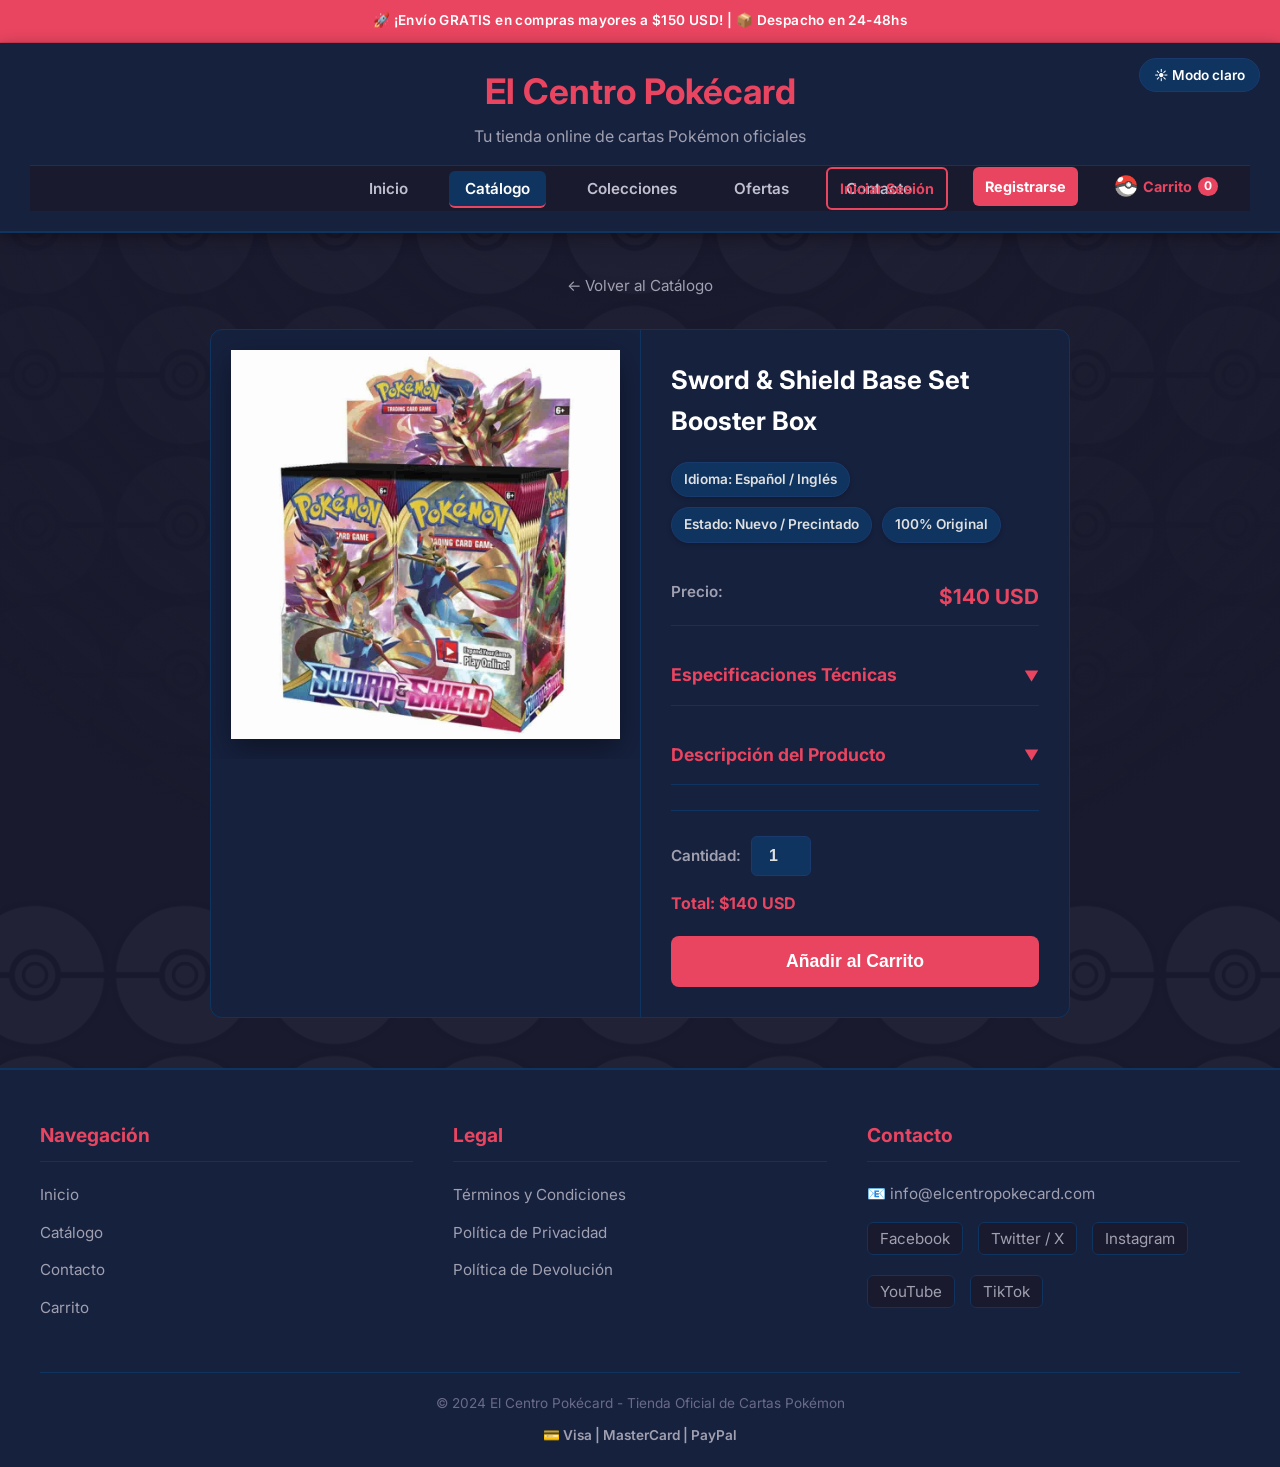
<file: producto-sword-shield-booster-box.html>
<!DOCTYPE html>
<html lang="es">
<head>
    <meta charset="UTF-8">
    <meta name="viewport" content="width=device-width, initial-scale=1.0">
    <title>Sword & Shield Base Set Booster Box - El Centro Pokécard</title>
    <meta name="description" content="Comprá la Booster Box de Sword & Shield Base Set. Cartas Pokémon originales y selladas en El Centro Pokécard.">
    
    <!-- Open Graph -->
    <meta property="og:title" content="Sword & Shield Base Set Booster Box - El Centro Pokécard">
    <meta property="og:description" content="Comprá la Booster Box de Sword & Shield Base Set. Cartas Pokémon originales y selladas en El Centro Pokécard.">
    <meta property="og:type" content="website">
    <meta property="og:image" content="https://upload.wikimedia.org/wikipedia/commons/5/51/Pokebola-pokeball-png-0.png">
    
    <!-- Twitter Cards -->
    <meta name="twitter:card" content="summary_large_image">
    <meta name="twitter:title" content="Sword & Shield Base Set Booster Box - El Centro Pokécard">
    <meta name="twitter:description" content="Comprá la Booster Box de Sword & Shield Base Set. Cartas Pokémon originales y selladas en El Centro Pokécard.">
    <meta name="twitter:image" content="https://upload.wikimedia.org/wikipedia/commons/5/51/Pokebola-pokeball-png-0.png">
    
    <!-- Favicon -->
    <link rel="icon" type="image/png" href="imagenes/pokebola.png">
    <link rel="stylesheet" href="styles.css">
    <script src="app.js" defer></script>
</head>
<body data-pagina="producto" data-id="7">
    <div class="announcement-bar">
        🚀 ¡Envío GRATIS en compras mayores a $150 USD! | 📦 Despacho en 24-48hs
    </div>

    <header class="page-header">
        <button type="button" id="btn-tema" class="btn-tema" aria-label="Cambiar entre tema claro y oscuro" title="Cambiar tema">☀️ Modo claro</button>
        <h1 class="header-title">El Centro Pokécard</h1>
        <p class="header-subtitle">Tu tienda online de cartas Pokémon oficiales</p>
                <input type="checkbox" id="menu-toggle" class="menu-toggle-input">
        <div class="mobile-menu-bar">
            <label for="menu-toggle" class="menu-toggle-label"></label>
            <a href="cart.html" class="mobile-cart-btn" title="Ver carrito"><img class="pokeball-icon" src="imagenes/pokebola.png" alt=""> Carrito <span class="cart-counter" data-contador-carrito aria-label="Productos en el carrito">0</span></a>
        </div>
        <nav class="header-nav">
            <ul class="nav-list">
                <li><a href="index.html">Inicio</a></li>
                <li><a href="index.html#catalogo">Catálogo</a></li>
                <li><a href="#colecciones">Colecciones</a></li>
                <li><a href="#ofertas">Ofertas</a></li>
                <li><a href="contacto.html">Contacto</a></li>
            </ul>
            <ul class="nav-list nav-actions-list">
                <li><a href="login.html" class="btn-nav-login">Iniciar Sesión</a></li>
                <li><a href="registro.html" class="btn-nav-register">Registrarse</a></li>
                <li><a href="cart.html" title="Ver carrito de compras"><img class="pokeball-icon" src="imagenes/pokebola.png" alt=""> Carrito <span class="cart-counter" data-contador-carrito aria-label="Productos en el carrito">0</span></a></li>
            </ul>
        </nav>
    </header>

    <main class="detail-container">
        <div class="detail-page-header">
            <a href="index.html#catalogo" class="back-link">← Volver al Catálogo</a>
        </div>

        <article class="detail-card">
            <div class="detail-image">
                <img src="imagenes/sword-shield-booster-box.jpg" alt="Sword & Shield Base Set Booster Box">
            </div>
            <div class="detail-body">
                <h2 class="detail-title">Sword & Shield Base Set Booster Box</h2>

                <div class="product-badges">
                    <span class="badge">Idioma: Español / Inglés</span>
                    <span class="badge">Estado: Nuevo / Precintado</span>
                    <span class="badge">100% Original</span>
                </div>

                <div class="detail-row price-row">
                    <span class="detail-label">Precio:</span>
                    <span class="detail-value price" data-precio="140">$140 USD</span>
                </div>

                <details class="product-accordion">
                    <summary class="accordion-summary">Especificaciones Técnicas</summary>
                    <div class="accordion-content">
                        <div class="detail-row">
                            <span class="detail-label">Categoría:</span>
                            <span class="detail-value">Booster Box</span>
                        </div>
                        <div class="detail-row">
                            <span class="detail-label">Colección:</span>
                            <span class="detail-value">Sword & Shield</span>
                        </div>
                        <div class="detail-row">
                            <span class="detail-label">Contenido:</span>
                            <span class="detail-value">36 sobres por caja</span>
                        </div>
                    </div>
                </details>

                <details class="product-accordion">
                    <summary class="accordion-summary">Descripción del Producto</summary>
                    <div class="accordion-content">
                        <p class="detail-description-text">Caja de 36 sobres del Set Base Sword & Shield. Contiene cartas de la primera generación de la octava generación con Galarian Pokémon y formas Gigamax. Cada sobre incluye 10 cartas aleatorias con la posibilidad de encontrar cartas holográficas, brillantes y cartas secretas. Sword & Shield introdujo el sistema de Gigamax y las cartas de la Galar Pokédex, haciendo de esta colección una favorita entre los jugadores y coleccionistas.</p>
                    </div>
                </details>

                <form class="add-to-cart-form" action="cart.html" method="get">
                    <div class="quantity-selector">
                        <label for="cantidad">Cantidad:</label>
                        <input type="number" id="cantidad" name="cantidad" value="1" min="1" max="20">
                    </div>
                    <button type="submit" class="add-to-cart-btn">Añadir al Carrito</button>
                </form>
            </div>
        </article>
    </main>

    <footer class="page-footer">
        <div class="footer-grid">
            <div class="footer-col">
                <h3>Navegación</h3>
                <ul class="footer-links">
                    <li><a href="index.html">Inicio</a></li>
                    <li><a href="index.html#catalogo">Catálogo</a></li>
                    <li><a href="contacto.html">Contacto</a></li>
                    <li><a href="cart.html">Carrito</a></li>
                </ul>
            </div>
            <div class="footer-col">
                <h3>Legal</h3>
                <ul class="footer-links">
                    <li><a href="#">Términos y Condiciones</a></li>
                    <li><a href="#">Política de Privacidad</a></li>
                    <li><a href="#">Política de Devolución</a></li>
                </ul>
            </div>
            <div class="footer-col">
                <h3>Contacto</h3>
                <p class="footer-contact-info">📧 info@elcentropokecard.com</p>
                <ul class="social-list">
                    <li><a href="#">Facebook</a></li>
                    <li><a href="#">Twitter / X</a></li>
                    <li><a href="#">Instagram</a></li>
                    <li><a href="#">YouTube</a></li>
                    <li><a href="#">TikTok</a></li>
                </ul>
            </div>
        </div>
        <div class="footer-bottom">
            <p class="footer-copy">&copy; 2024 El Centro Pokécard - Tienda Oficial de Cartas Pokémon</p>
            <p class="footer-payment">💳 Visa | MasterCard | PayPal</p>
        </div>
    </footer>

</body>
</html>
</file>
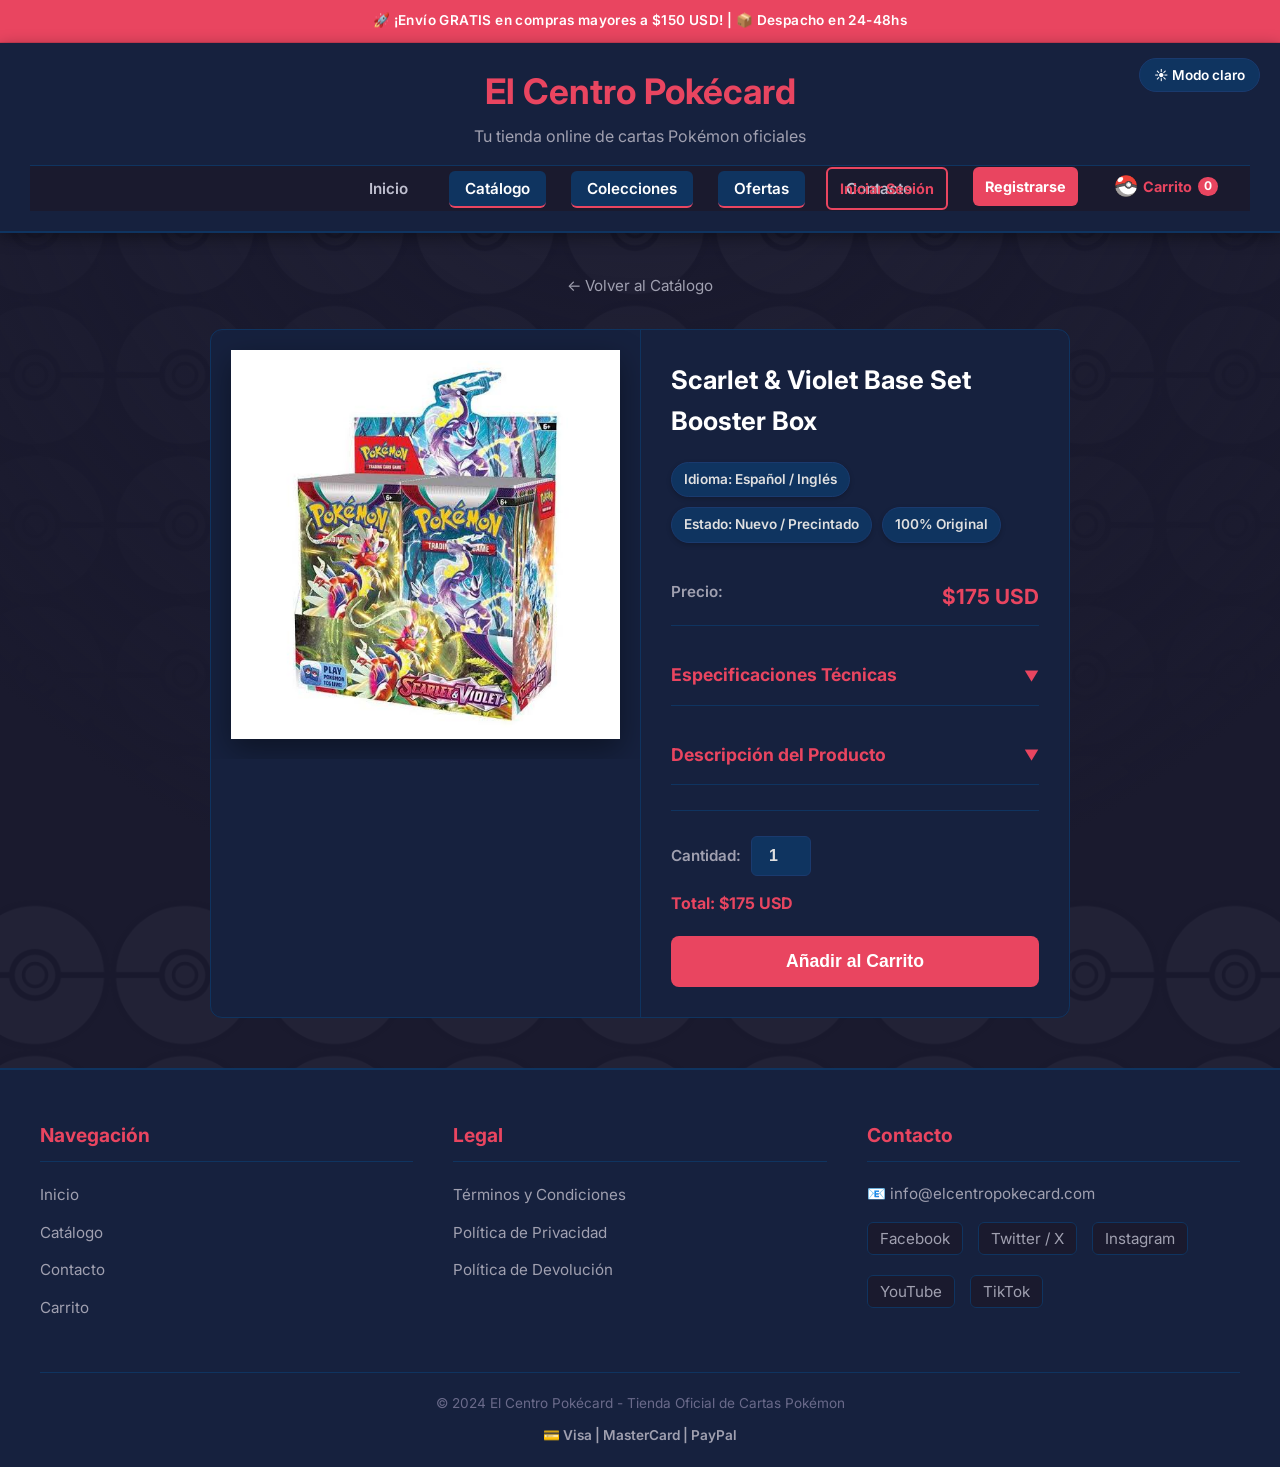
<file: producto.html>
<!DOCTYPE html>
<html lang="es">
<head>
    <meta charset="UTF-8">
    <meta name="viewport" content="width=device-width, initial-scale=1.0">
    <title>Detalle de Producto - El Centro Pokécard</title>
    <meta name="description" content="Comprá Booster Boxes, Elite Trainer Boxes y sobres sellados de cartas Pokémon originales en El Centro Pokécard.">
    
    <!-- Open Graph -->
    <meta property="og:title" content="Detalle de Producto - El Centro Pokécard">
    <meta property="og:description" content="Comprá Booster Boxes, Elite Trainer Boxes y sobres sellados de cartas Pokémon originales en El Centro Pokécard.">
    <meta property="og:type" content="website">
    <meta property="og:image" content="https://upload.wikimedia.org/wikipedia/commons/5/51/Pokebola-pokeball-png-0.png">
    
    <!-- Twitter Cards -->
    <meta name="twitter:card" content="summary_large_image">
    <meta name="twitter:title" content="Detalle de Producto - El Centro Pokécard">
    <meta name="twitter:description" content="Comprá Booster Boxes, Elite Trainer Boxes y sobres sellados de cartas Pokémon originales en El Centro Pokécard.">
    <meta name="twitter:image" content="https://upload.wikimedia.org/wikipedia/commons/5/51/Pokebola-pokeball-png-0.png">
    
    <!-- Favicon -->
    <link rel="icon" type="image/png" href="imagenes/pokebola.png">
    <link rel="stylesheet" href="styles.css">
    <script src="app.js" defer></script>
</head>
<body data-pagina="producto" data-id="1">
    <div class="announcement-bar">
        🚀 ¡Envío GRATIS en compras mayores a $150 USD! | 📦 Despacho en 24-48hs
    </div>

    <header class="page-header">
        <button type="button" id="btn-tema" class="btn-tema" aria-label="Cambiar entre tema claro y oscuro" title="Cambiar tema">☀️ Modo claro</button>
        <h1 class="header-title">El Centro Pokécard</h1>
        <p class="header-subtitle">Tu tienda online de cartas Pokémon oficiales</p>
                <input type="checkbox" id="menu-toggle" class="menu-toggle-input">
        <div class="mobile-menu-bar">
            <label for="menu-toggle" class="menu-toggle-label"></label>
            <a href="cart.html" class="mobile-cart-btn" title="Ver carrito"><img class="pokeball-icon" src="imagenes/pokebola.png" alt=""> Carrito <span class="cart-counter" data-contador-carrito aria-label="Productos en el carrito">0</span></a>
        </div>
        <nav class="header-nav">
            <ul class="nav-list">
                <li><a href="index.html">Inicio</a></li>
                <li><a href="index.html#catalogo">Catálogo</a></li>
                <li><a href="index.html#catalogo">Colecciones</a></li>
                <li><a href="index.html#catalogo">Ofertas</a></li>
                <li><a href="contacto.html">Contacto</a></li>
            </ul>
            <ul class="nav-list nav-actions-list">
                <li><a href="login.html" class="btn-nav-login">Iniciar Sesión</a></li>
                <li><a href="registro.html" class="btn-nav-register">Registrarse</a></li>
                <li><a href="cart.html" title="Ver carrito de compras"><img class="pokeball-icon" src="imagenes/pokebola.png" alt=""> Carrito <span class="cart-counter" data-contador-carrito aria-label="Productos en el carrito">0</span></a></li>
            </ul>
        </nav>
    </header>

    <main class="detail-container">
        <div class="detail-page-header">
            <a href="index.html#catalogo" class="back-link">← Volver al Catálogo</a>
        </div>

        <article class="detail-card">
            <div class="detail-image">
                <img src="imagenes/scarlet-violet-booster-box.jpg" alt="Scarlet & Violet Base Set Booster Box">
            </div>
            <div class="detail-body">
                <h2 class="detail-title">Scarlet & Violet Base Set Booster Box</h2>

                <div class="product-badges">
                    <span class="badge">Idioma: Español / Inglés</span>
                    <span class="badge">Estado: Nuevo / Precintado</span>
                    <span class="badge">100% Original</span>
                </div>

                <div class="detail-row price-row">
                    <span class="detail-label">Precio:</span>
                    <span class="detail-value price" data-precio="175">$175 USD</span>
                </div>

                <details class="product-accordion">
                    <summary class="accordion-summary">Especificaciones Técnicas</summary>
                    <div class="accordion-content">
                        <div class="detail-row">
                            <span class="detail-label">Categoría:</span>
                            <span class="detail-value" data-detalle-categoria>Booster Box</span>
                        </div>
                        <div class="detail-row">
                            <span class="detail-label">Colección:</span>
                            <span class="detail-value" data-detalle-coleccion>Scarlet & Violet</span>
                        </div>
                        <div class="detail-row">
                            <span class="detail-label">Contenido:</span>
                            <span class="detail-value" data-detalle-contenido>Producto oficial sellado</span>
                        </div>
                    </div>
                </details>

                <details class="product-accordion">
                    <summary class="accordion-summary">Descripción del Producto</summary>
                    <div class="accordion-content">
                        <p class="detail-description-text">Caja completa de 36 sobres del Set Base de Pokémon Scarlet & Violet con cartas ex y holográficas.</p>
                    </div>
                </details>

                <form class="add-to-cart-form" action="cart.html" method="get">
                    <div class="quantity-selector">
                        <label for="cantidad">Cantidad:</label>
                        <input type="number" id="cantidad" name="cantidad" value="1" min="1" max="20">
                    </div>
                    <button type="submit" class="add-to-cart-btn">Añadir al Carrito</button>
                </form>
            </div>
        </article>
    </main>

    <footer class="page-footer">
        <div class="footer-grid">
            <div class="footer-col">
                <h3>Navegación</h3>
                <ul class="footer-links">
                    <li><a href="index.html">Inicio</a></li>
                    <li><a href="index.html#catalogo">Catálogo</a></li>
                    <li><a href="contacto.html">Contacto</a></li>
                    <li><a href="cart.html">Carrito</a></li>
                </ul>
            </div>
            <div class="footer-col">
                <h3>Legal</h3>
                <ul class="footer-links">
                    <li><a href="#">Términos y Condiciones</a></li>
                    <li><a href="#">Política de Privacidad</a></li>
                    <li><a href="#">Política de Devolución</a></li>
                </ul>
            </div>
            <div class="footer-col">
                <h3>Contacto</h3>
                <p class="footer-contact-info">📧 info@elcentropokecard.com</p>
                <ul class="social-list">
                    <li><a href="#">Facebook</a></li>
                    <li><a href="#">Twitter / X</a></li>
                    <li><a href="#">Instagram</a></li>
                    <li><a href="#">YouTube</a></li>
                    <li><a href="#">TikTok</a></li>
                </ul>
            </div>
        </div>
        <div class="footer-bottom">
            <p class="footer-copy">&copy; 2024 El Centro Pokécard - Tienda Oficial de Cartas Pokémon</p>
            <p class="footer-payment">💳 Visa | MasterCard | PayPal</p>
        </div>
    </footer>

</body>
</html>
</file>
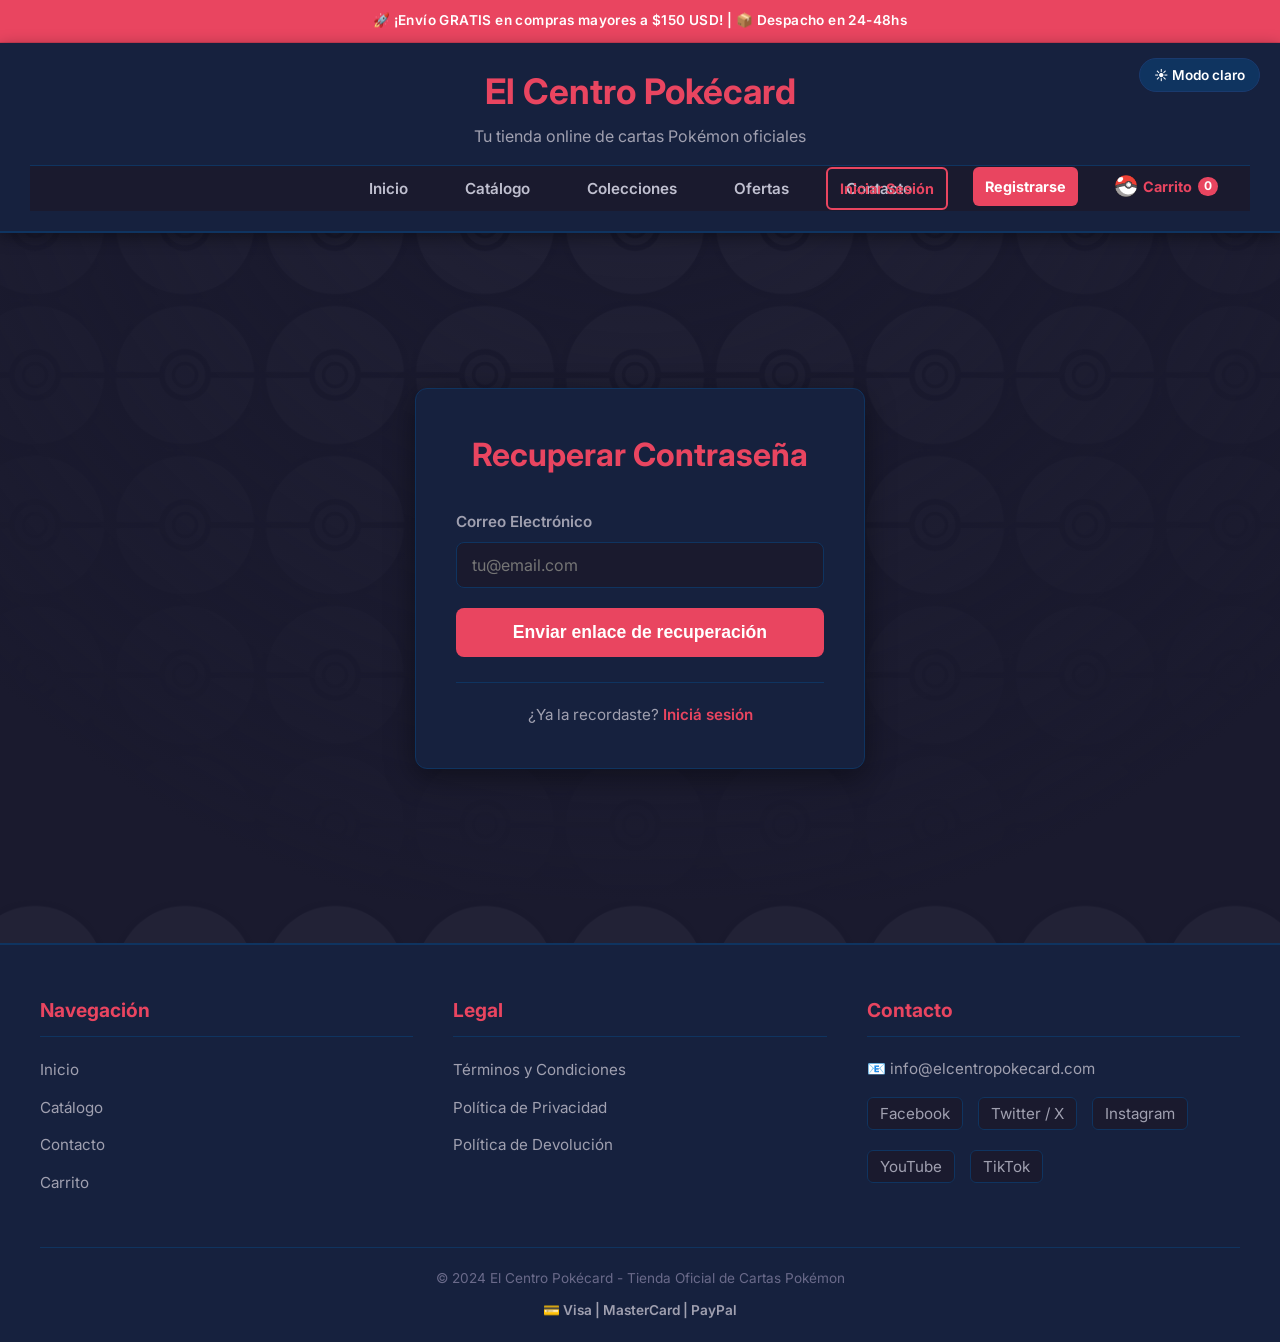
<file: recuperar-password.html>
<!DOCTYPE html>
<html lang="es">
<head>
    <meta charset="UTF-8">
    <meta name="viewport" content="width=device-width, initial-scale=1.0">
    <title>Recuperar Contraseña - El Centro Pokécard</title>
    <meta name="description" content="Recuperá el acceso a tu cuenta de El Centro Pokécard de forma segura.">
    
    <!-- Open Graph -->
    <meta property="og:title" content="Recuperar Contraseña - El Centro Pokécard">
    <meta property="og:description" content="Recuperá el acceso a tu cuenta de El Centro Pokécard de forma segura.">
    <meta property="og:type" content="website">
    <meta property="og:image" content="https://upload.wikimedia.org/wikipedia/commons/5/51/Pokebola-pokeball-png-0.png">
    
    <!-- Twitter Cards -->
    <meta name="twitter:card" content="summary_large_image">
    <meta name="twitter:title" content="Recuperar Contraseña - El Centro Pokécard">
    <meta name="twitter:description" content="Recuperá el acceso a tu cuenta de El Centro Pokécard de forma segura.">
    <meta name="twitter:image" content="https://upload.wikimedia.org/wikipedia/commons/5/51/Pokebola-pokeball-png-0.png">
    
    <!-- Favicon -->
    <link rel="icon" type="image/png" href="imagenes/pokebola.png">
    <link rel="stylesheet" href="styles.css">
    <script src="app.js" defer></script>
</head>
<body data-pagina="recuperar">
    <div class="announcement-bar">
        🚀 ¡Envío GRATIS en compras mayores a $150 USD! | 📦 Despacho en 24-48hs
    </div>

    <header class="page-header">
        <button type="button" id="btn-tema" class="btn-tema" aria-label="Cambiar entre tema claro y oscuro" title="Cambiar tema">☀️ Modo claro</button>
        <h1 class="header-title">El Centro Pokécard</h1>
        <p class="header-subtitle">Tu tienda online de cartas Pokémon oficiales</p>
                <input type="checkbox" id="menu-toggle" class="menu-toggle-input">
        <div class="mobile-menu-bar">
            <label for="menu-toggle" class="menu-toggle-label"></label>
            <a href="cart.html" class="mobile-cart-btn" title="Ver carrito"><img class="pokeball-icon" src="imagenes/pokebola.png" alt=""> Carrito <span class="cart-counter" data-contador-carrito aria-label="Productos en el carrito">0</span></a>
        </div>
        <nav class="header-nav">
            <ul class="nav-list">
                <li><a href="index.html">Inicio</a></li>
                <li><a href="index.html#catalogo">Catálogo</a></li>
                <li><a href="index.html#colecciones">Colecciones</a></li>
                <li><a href="index.html#ofertas">Ofertas</a></li>
                <li><a href="contacto.html">Contacto</a></li>
            </ul>
            <ul class="nav-list nav-actions-list">
                <li><a href="login.html" class="btn-nav-login">Iniciar Sesión</a></li>
                <li><a href="registro.html" class="btn-nav-register">Registrarse</a></li>
                <li><a href="cart.html" title="Ver carrito de compras"><img class="pokeball-icon" src="imagenes/pokebola.png" alt=""> Carrito <span class="cart-counter" data-contador-carrito aria-label="Productos en el carrito">0</span></a></li>
            </ul>
        </nav>
    </header>

    <main class="page-main auth-main">
        <section class="auth-card">
            <h2>Recuperar Contraseña</h2>
            <form action="#" method="POST" class="auth-form">
                <div class="form-group">
                    <label for="email">Correo Electrónico</label>
                    <input type="email" id="email" name="email" required placeholder="tu@email.com" autocomplete="email" maxlength="100" pattern="[a-zA-Z0-9._%+\-]+@[a-zA-Z0-9.\-]+\.[a-zA-Z]{2,}" title="Ingresá un email válido, por ejemplo: usuario@dominio.com">
                </div>
                <button type="submit" class="auth-submit-btn">Enviar enlace de recuperación</button>
            </form>
            <div class="auth-footer">
                <p>¿Ya la recordaste? <a href="login.html">Iniciá sesión</a></p>
            </div>
        </section>
    </main>

    <footer class="page-footer">
        <div class="footer-grid">
            <div class="footer-col">
                <h3>Navegación</h3>
                <ul class="footer-links">
                    <li><a href="index.html">Inicio</a></li>
                    <li><a href="index.html#catalogo">Catálogo</a></li>
                    <li><a href="contacto.html">Contacto</a></li>
                    <li><a href="cart.html">Carrito</a></li>
                </ul>
            </div>
            <div class="footer-col">
                <h3>Legal</h3>
                <ul class="footer-links">
                    <li><a href="#">Términos y Condiciones</a></li>
                    <li><a href="#">Política de Privacidad</a></li>
                    <li><a href="#">Política de Devolución</a></li>
                </ul>
            </div>
            <div class="footer-col">
                <h3>Contacto</h3>
                <p class="footer-contact-info">📧 info@elcentropokecard.com</p>
                <ul class="social-list">
                    <li><a href="#">Facebook</a></li>
                    <li><a href="#">Twitter / X</a></li>
                    <li><a href="#">Instagram</a></li>
                    <li><a href="#">YouTube</a></li>
                    <li><a href="#">TikTok</a></li>
                </ul>
            </div>
        </div>
        <div class="footer-bottom">
            <p class="footer-copy">&copy; 2024 El Centro Pokécard - Tienda Oficial de Cartas Pokémon</p>
            <p class="footer-payment">💳 Visa | MasterCard | PayPal</p>
        </div>
    </footer>

</body>
</html>
</file>
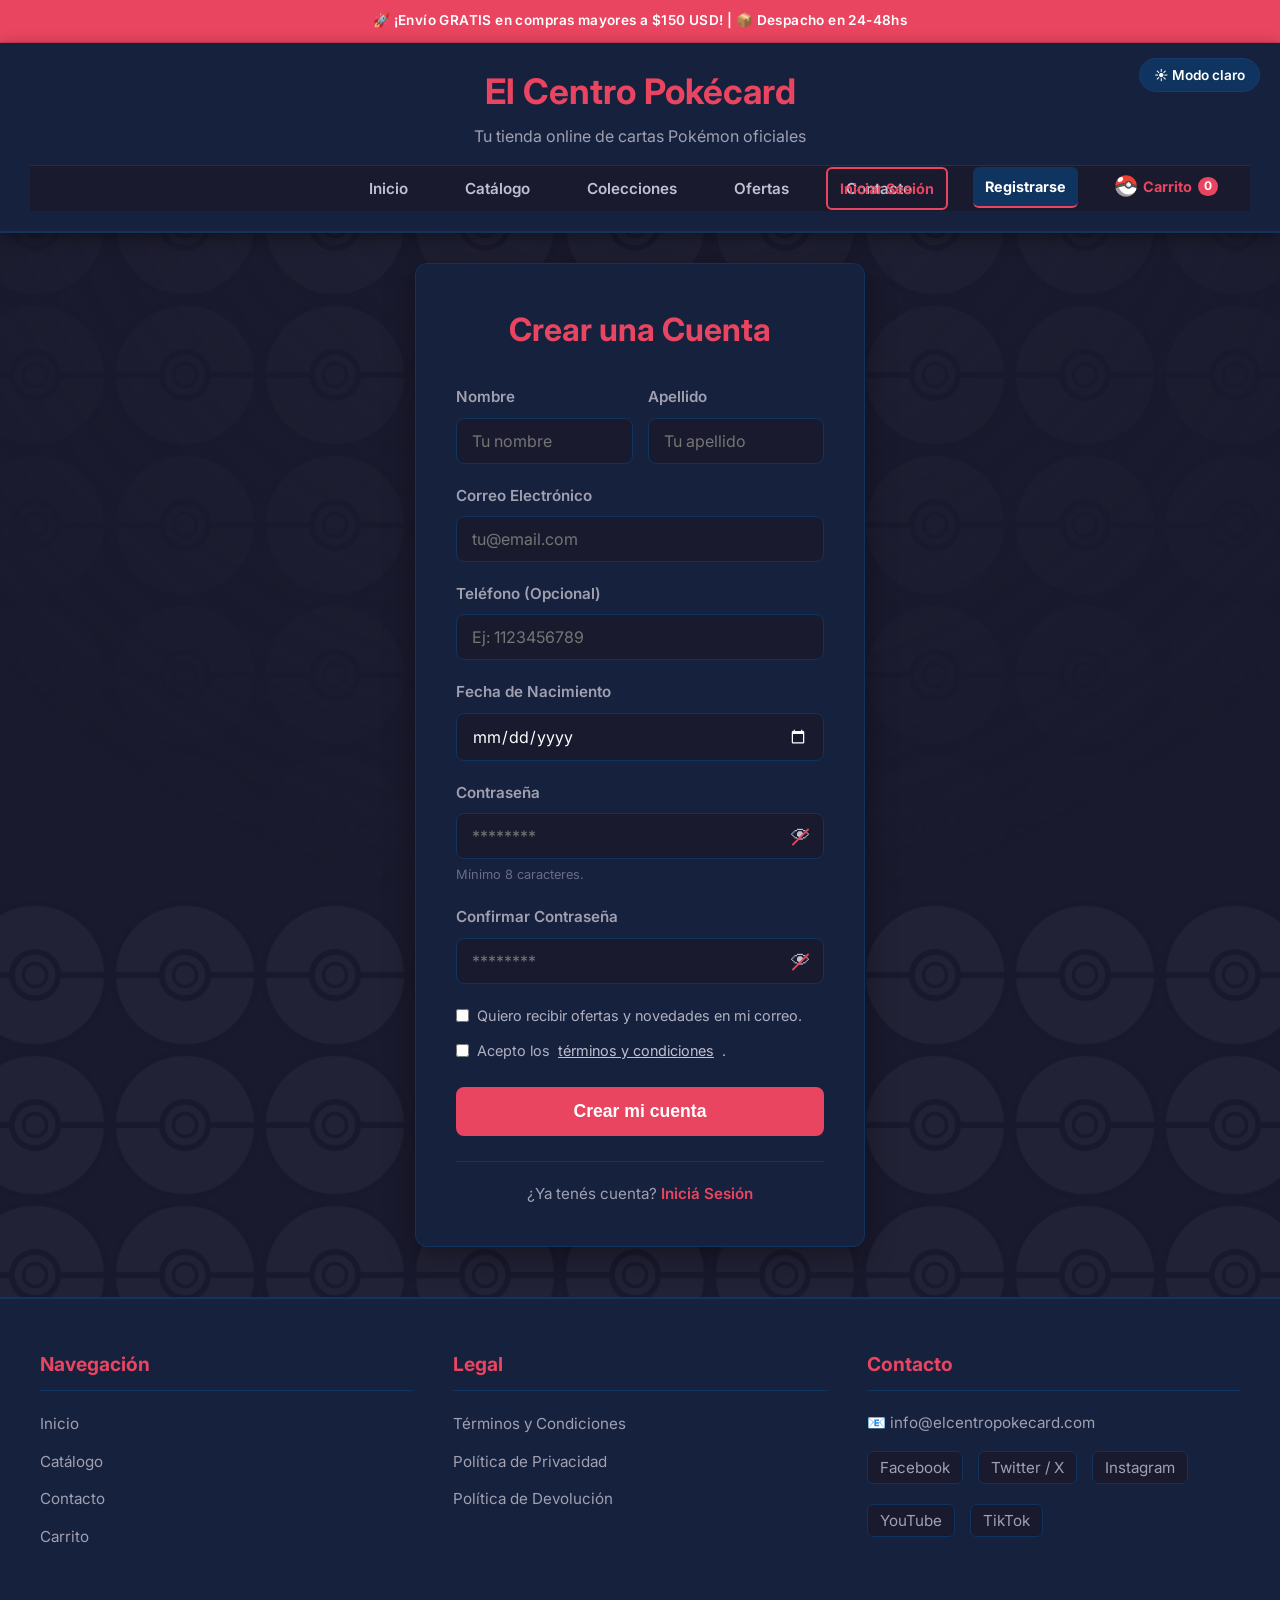
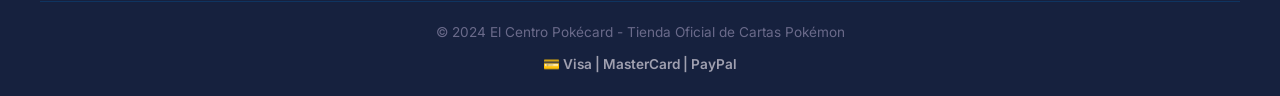
<file: registro.html>
<!DOCTYPE html>
<html lang="es">
<head>
    <meta charset="UTF-8">
    <meta name="viewport" content="width=device-width, initial-scale=1.0">
    <title>Registrarse - El Centro Pokécard</title>
    <meta name="description" content="Creá tu cuenta en El Centro Pokécard y disfrutá de beneficios exclusivos.">
    
    <!-- Open Graph -->
    <meta property="og:title" content="Registrarse - El Centro Pokécard">
    <meta property="og:description" content="Creá tu cuenta en El Centro Pokécard y disfrutá de beneficios exclusivos.">
    <meta property="og:type" content="website">
    <meta property="og:image" content="https://upload.wikimedia.org/wikipedia/commons/5/51/Pokebola-pokeball-png-0.png">
    
    <!-- Twitter Cards -->
    <meta name="twitter:card" content="summary_large_image">
    <meta name="twitter:title" content="Registrarse - El Centro Pokécard">
    <meta name="twitter:description" content="Creá tu cuenta en El Centro Pokécard y disfrutá de beneficios exclusivos.">
    <meta name="twitter:image" content="https://upload.wikimedia.org/wikipedia/commons/5/51/Pokebola-pokeball-png-0.png">
    
    <!-- Favicon -->
    <link rel="icon" type="image/png" href="imagenes/pokebola.png">
    <link rel="stylesheet" href="styles.css">
    <script src="app.js" defer></script>
</head>
<body data-pagina="registro">
    <div class="announcement-bar">
        🚀 ¡Envío GRATIS en compras mayores a $150 USD! | 📦 Despacho en 24-48hs
    </div>

    <header class="page-header">
        <button type="button" id="btn-tema" class="btn-tema" aria-label="Cambiar entre tema claro y oscuro" title="Cambiar tema">☀️ Modo claro</button>
        <h1 class="header-title">El Centro Pokécard</h1>
        <p class="header-subtitle">Tu tienda online de cartas Pokémon oficiales</p>
                <input type="checkbox" id="menu-toggle" class="menu-toggle-input">
        <div class="mobile-menu-bar">
            <label for="menu-toggle" class="menu-toggle-label"></label>
            <a href="cart.html" class="mobile-cart-btn" title="Ver carrito"><img class="pokeball-icon" src="imagenes/pokebola.png" alt=""> Carrito <span class="cart-counter" data-contador-carrito aria-label="Productos en el carrito">0</span></a>
        </div>
        <nav class="header-nav">
            <ul class="nav-list">
                <li><a href="index.html">Inicio</a></li>
                <li><a href="index.html#catalogo">Catálogo</a></li>
                <li><a href="index.html#colecciones">Colecciones</a></li>
                <li><a href="index.html#ofertas">Ofertas</a></li>
                <li><a href="contacto.html">Contacto</a></li>
            </ul>
            <ul class="nav-list nav-actions-list">
                <li><a href="login.html" class="btn-nav-login">Iniciar Sesión</a></li>
                <li><a href="registro.html" class="btn-nav-register">Registrarse</a></li>
                <li><a href="cart.html" title="Ver carrito de compras"><img class="pokeball-icon" src="imagenes/pokebola.png" alt=""> Carrito <span class="cart-counter" data-contador-carrito aria-label="Productos en el carrito">0</span></a></li>
            </ul>
        </nav>
    </header>

    <main class="page-main auth-main">
        <section class="auth-card">
            <h2>Crear una Cuenta</h2>
            <form action="#" method="POST" class="auth-form">
                
                <div class="form-row">
                    <div class="form-group">
                        <label for="nombre">Nombre</label>
                        <input type="text" id="nombre" name="nombre" required placeholder="Tu nombre" autocomplete="given-name" minlength="2">
                    </div>
                    <div class="form-group">
                        <label for="apellido">Apellido</label>
                        <input type="text" id="apellido" name="apellido" required placeholder="Tu apellido" autocomplete="family-name" minlength="2">
                    </div>
                </div>

                <div class="form-group">
                    <label for="email">Correo Electrónico</label>
                    <input type="email" id="email" name="email" required placeholder="tu@email.com" autocomplete="email" maxlength="100" pattern="[a-zA-Z0-9._%+\-]+@[a-zA-Z0-9.\-]+\.[a-zA-Z]{2,}" title="Ingresá un email válido, por ejemplo: usuario@dominio.com">
                </div>

                <div class="form-group">
                    <label for="telefono">Teléfono (Opcional)</label>
                    <input type="tel" id="telefono" name="telefono" placeholder="Ej: 1123456789" inputmode="tel" autocomplete="tel" pattern="(\+54)?[0-9]{10,13}" maxlength="16" title="Solo números, entre 10 y 13 dígitos (+54 opcional)">
                </div>

                <div class="form-group">
                    <label for="fecha_nacimiento">Fecha de Nacimiento</label>
                    <input type="date" id="fecha_nacimiento" name="fecha_nacimiento" required>
                </div>

                <div class="form-group">
                    <label for="password">Contraseña</label>
                    <input type="password" id="password" name="password" required minlength="8" placeholder="********" autocomplete="new-password">
                    <span class="help-text">Mínimo 8 caracteres.</span>
                </div>

                <div class="form-group">
                    <label for="confirm_password">Confirmar Contraseña</label>
                    <input type="password" id="confirm_password" name="confirm_password" required minlength="8" placeholder="********" autocomplete="new-password">
                </div>

                <div class="form-options check-options">
                    <label class="checkbox-label">
                        <input type="checkbox" name="newsletter"> Quiero recibir ofertas y novedades en mi correo.
                    </label>
                    <label class="checkbox-label">
                        <input type="checkbox" name="terminos" required> Acepto los <a href="#" class="terms-link">términos y condiciones</a>.
                    </label>
                </div>

                <button type="submit" class="auth-submit-btn">Crear mi cuenta</button>
            </form>
            <div class="auth-footer">
                <p>¿Ya tenés cuenta? <a href="login.html">Iniciá Sesión</a></p>
            </div>
        </section>
    </main>

    <footer class="page-footer">
        <div class="footer-grid">
            <div class="footer-col">
                <h3>Navegación</h3>
                <ul class="footer-links">
                    <li><a href="index.html">Inicio</a></li>
                    <li><a href="index.html#catalogo">Catálogo</a></li>
                    <li><a href="contacto.html">Contacto</a></li>
                    <li><a href="cart.html">Carrito</a></li>
                </ul>
            </div>
            <div class="footer-col">
                <h3>Legal</h3>
                <ul class="footer-links">
                    <li><a href="#">Términos y Condiciones</a></li>
                    <li><a href="#">Política de Privacidad</a></li>
                    <li><a href="#">Política de Devolución</a></li>
                </ul>
            </div>
            <div class="footer-col">
                <h3>Contacto</h3>
                <p class="footer-contact-info">📧 info@elcentropokecard.com</p>
                <ul class="social-list">
                    <li><a href="#">Facebook</a></li>
                    <li><a href="#">Twitter / X</a></li>
                    <li><a href="#">Instagram</a></li>
                    <li><a href="#">YouTube</a></li>
                    <li><a href="#">TikTok</a></li>
                </ul>
            </div>
        </div>
        <div class="footer-bottom">
            <p class="footer-copy">&copy; 2024 El Centro Pokécard - Tienda Oficial de Cartas Pokémon</p>
            <p class="footer-payment">💳 Visa | MasterCard | PayPal</p>
        </div>
    </footer>

</body>
</html>
</file>
<file: styles.css>
/* ================================================================
   STYLES.CSS — El Centro Pokécard
   
   ÍNDICE DE SECCIONES:
   1.  Variables / Color Palette
   2.  Reset & Base
   3.  Background (Patrón animado + Foco de luz)
   4.  Links Globales
   5.  Header (Título, Subtítulo, Nav)
   6.  Nav — Botones Login/Register
   7.  Nav — Dropdown Filtros
   8.  Nav — Barra de Búsqueda
   9.  Nav — Carrito (Pokeball Icon)
   10. Hero Banner
   11. Trust Bar (Beneficios)
   12. Main Layout
   13. Catálogo (Título + Grid)
   14. Product Card
   15. Product Detail Page
   16. Search Bar (antigua, en catálogo)
   17. Price Range Sliders
   18. Authentication Pages (Login/Registro)
   19. Cart Page
   20. Cart Summary
   21. Contact Page
   22. FAQ Section
   23. Footer
   24. Accessibility
   25. Responsive (TODOS los media queries unificados)
   28. Botón de cambio de tema (claro / oscuro)
   29. Contador del carrito y aviso discreto
   30. Banner de aviso de la tienda (index.html)
   31. Panel de administrador oculto (admin.html)
   ================================================================ */


/* ==========================================================
   1. VARIABLES / COLOR PALETTE
   ========================================================== */
@import url('https://fonts.googleapis.com/css2?family=Inter:wght@300;400;600;700&display=swap');

:root {
    /* Fondos */
    --color-bg-primary: #1a1a2e;
    --color-bg-secondary: #16213e;
    --color-bg-tertiary: #0f3460;
    --color-bg-fade: rgba(22, 33, 62, 0); /* Centro transparente del foco de luz */

    /* Textos */
    --color-text-primary: #e0e0e0;
    --color-text-secondary: #a0a0b0;
    --color-text-tertiary: #b0b0c0;
    --color-text-heading: #ffffff;
    --color-text-nav: #c0c0d0;
    --color-text-muted: #6a6a8a;
    --color-link: #c0c0c0;

    /* Acento / Marca */
    --color-accent: #e94560;
    --color-accent-hover: #c73650;
    --color-accent-active: #a02a40;

    /* Estados */
    --color-error: #ff4d4d;

    /* Bordes */
    --color-border: #0f3460;
    --color-border-light: #1a3a6e;

    /* Controles nativos (calendario, scrollbars) */
    --color-scheme: dark;
}

/* Tema claro: se activa con la clase .tema-claro en el <body> (ver app.js, sección 14).
   Todos los textos cumplen contraste WCAG AA (>= 4.5:1) sobre sus fondos. */
body.tema-claro {
    /* Fondos */
    --color-bg-primary: #f3f5fa;
    --color-bg-secondary: #ffffff;
    --color-bg-tertiary: #e4eaf6;
    --color-bg-fade: rgba(255, 255, 255, 0);

    /* Textos */
    --color-text-primary: #1f2433;
    --color-text-secondary: #4a5068;
    --color-text-tertiary: #3c4258;
    --color-text-heading: #0f1424;
    --color-text-nav: #2b3350;
    --color-text-muted: #5b627a;
    --color-link: #2b3350;

    /* Acento: más oscuro para que el texto rojo y el texto blanco sobre rojo se lean bien */
    --color-accent: #c2203d;
    --color-accent-hover: #a01a33;
    --color-accent-active: #7f1428;

    /* Estados */
    --color-error: #c62828;

    /* Bordes */
    --color-border: #c5cfe3;
    --color-border-light: #b3c0da;

    --color-scheme: light;
}

/* Hover de botones con fondo de acento: el texto debe seguir siendo blanco en ambos temas */
body.tema-claro .btn-qty:hover,
body.tema-claro .social-list a:hover {
    color: #ffffff;
}


/* ==========================================================
   2. RESET & BASE
   ========================================================== */
html {
    scroll-behavior: smooth; /* Scroll suave al clickear anclas (#catalogo, etc.) */
}

* {
    margin: 0;
    padding: 0;
    box-sizing: border-box;
}

body {
    font-family: 'Inter', sans-serif;
    background-color: var(--color-bg-primary);
    color: var(--color-text-primary);
    transition: background-color 0.3s, color 0.3s;
    line-height: 1.6;
    position: relative;
    min-height: 100vh;
}


/* ==========================================================
   3. BACKGROUND (Patrón animado + Foco de luz)
   ========================================================== */

/* Animación para que gire el fondo */
@keyframes spinBackground {
    from { transform: rotate(0deg); }
    to { transform: rotate(360deg); }
}

/* Capa inferior: Patrón de marca de agua */
body::before {
    content: "";
    position: fixed;
    top: -50vh; left: -50vw;
    width: 200vw; height: 200vh;
    background-image: url('imagenes/fondo-pokemon.png');
    background-size: 150px 150px;
    background-repeat: repeat;
    opacity: 0.04; /* Muy transparente para no molestar */
    z-index: -2;
    animation: spinBackground 120s linear infinite;
}

/* Capa superior: Foco de luz (Degradado radial) */
body::after {
    content: "";
    position: fixed;
    top: 0; left: 0;
    width: 100%; height: 100%;
    background-image: radial-gradient(circle at top center, var(--color-bg-fade) 0%, var(--color-bg-primary) 85%);
    pointer-events: none; /* Importante para poder clickear los elementos debajo */
    z-index: -1;
}

/* Animación de entrada reutilizada por Hero Banner, Auth Cards, etc. */
@keyframes fadeInUp {
    from {
        opacity: 0;
        transform: translateY(40px);
    }
    to {
        opacity: 1;
        transform: translateY(0);
    }
}


/* ==========================================================
   4. LINKS GLOBALES
   ========================================================== */
a {
    text-decoration: none;
    color: var(--color-link);
}

a:hover {
    color: var(--color-text-heading);
}

/* ==========================================================
   4b. ANNOUNCEMENT BAR
   ========================================================== */
.announcement-bar {
    background-color: var(--color-accent);
    color: #ffffff;
    text-align: center;
    padding: 10px 20px;
    font-size: 0.85rem;
    font-weight: 600;
    letter-spacing: 0.03em;
    border-bottom: 1px solid rgba(0, 0, 0, 0.1);
}


/* ==========================================================
   5. HEADER (Título, Subtítulo, Nav)
   ========================================================== */
.page-header {
    background-color: var(--color-bg-secondary); /* Fondo sólido para que no se vea transparente al scrollear */
    border-bottom: 2px solid var(--color-border);
    padding: 20px 30px;
    text-align: center;
    position: sticky; /* Se queda pegado al scrollear */
    top: 0;
    z-index: 1000; /* Por encima del resto del contenido */
    box-shadow: 0 4px 15px rgba(0, 0, 0, 0.4);
}

.page-header .header-title {
    font-size: 2.2rem;
    color: var(--color-accent);
    margin-bottom: 5px;
}

.page-header .header-subtitle {
    font-size: 1rem;
    color: var(--color-text-secondary);
    margin-bottom: 15px;
}

/* Barra de navegación principal */
.page-header nav {
    background-color: var(--color-bg-primary);
    padding: 10px 0;
    border-top: 1px solid var(--color-border);
    display: flex;
    justify-content: center;
    align-items: center;
    position: relative; /* Para que los hijos con position:absolute se posicionen acá */
}

.page-header nav ul {
    list-style: none;
    display: flex;
    justify-content: center;
    gap: 25px;
    flex-wrap: wrap;
}

/* Estilos de los links del menú */
.page-header nav ul li a {
    color: var(--color-text-nav);
    font-weight: 600;
    font-size: 0.95rem;
    padding: 8px 16px;
    border-radius: 6px;
    transition: background-color 0.3s, color 0.3s;
}

.page-header nav ul li a:hover {
    background-color: var(--color-bg-tertiary);
    color: var(--color-text-heading);
}


/* ==========================================================
   6. NAV — BOTONES LOGIN / REGISTER
   ========================================================== */

/* Lista de acciones (Login, Register, Carrito) posicionada a la derecha */
.page-header nav .nav-list:last-child {
    position: absolute;
    right: 20px;
    margin-left: 0;
}

/* Botón "Iniciar Sesión" — solo borde */
.btn-nav-login {
    border: 2px solid var(--color-accent);
    color: var(--color-accent) !important;
    background-color: transparent;
    padding: 6px 14px;
}

.btn-nav-login:hover {
    background-color: var(--color-accent) !important;
    color: #ffffff !important;
}

/* Botón "Registrarse" — relleno sólido */
.btn-nav-register {
    background-color: var(--color-accent);
    color: #ffffff !important;
    padding: 8px 16px;
}

.btn-nav-register:hover {
    background-color: var(--color-accent-hover) !important;
}


/* ==========================================================
   7. NAV — DROPDOWN FILTROS (solo en index.html)
   ========================================================== */

/* Contenedor del desplegable, anclado al tope izquierdo del nav */
.nav-filter-dropdown {
    position: absolute;
    left: 20px;
}

/* Botón "⚙️ Filtros" */
.nav-filter-btn {
    cursor: pointer;
    list-style: none; /* Oculta la flecha por defecto de <details> */
    background-color: var(--color-bg-tertiary);
    color: var(--color-text-heading);
    border: 1px solid var(--color-border-light);
    padding: 8px 15px;
    border-radius: 6px;
    font-weight: 600;
    font-size: 0.95rem;
    transition: background-color 0.3s;
    display: flex;
    align-items: center;
    gap: 8px;
}

.nav-filter-btn::-webkit-details-marker {
    display: none; /* Oculta flecha en Safari/Chrome */
}

.nav-filter-btn:hover {
    background-color: var(--color-border-light);
}

/* Panel desplegable que cuelga del botón */
.nav-filter-menu {
    position: absolute;
    top: 120%;
    left: 0;
    width: 280px;
    background-color: var(--color-bg-secondary);
    border: 1px solid var(--color-border);
    border-radius: 8px;
    padding: 20px;
    box-shadow: 0 10px 30px rgba(0, 0, 0, 0.5);
    z-index: 2000;
    max-height: calc(100vh - 240px); /* El menú nace ~165px debajo del tope (header sticky): así nunca se corta abajo */
    overflow-y: auto;
}

/* Fieldsets dentro del menú de filtros */
.nav-filter-menu .filter-fieldset {
    border: 1px solid var(--color-border);
    border-radius: 6px;
    padding: 12px;
    margin-bottom: 15px;
    background-color: var(--color-bg-primary);
}

.nav-filter-menu .filter-legend {
    color: var(--color-accent);
    font-weight: 600;
    font-size: 0.9rem;
    padding: 0 5px;
}

.nav-filter-menu .filter-option {
    margin-bottom: 8px;
}

.nav-filter-menu label {
    color: var(--color-text-tertiary);
    font-size: 0.9rem;
    cursor: pointer;
}

.nav-filter-menu select,
.nav-filter-menu input[type="range"] {
    width: 100%;
    margin-top: 5px;
    accent-color: var(--color-accent);
}

.nav-filter-menu select {
    background-color: var(--color-bg-tertiary);
    color: var(--color-text-heading);
    border: none;
    padding: 6px;
    border-radius: 4px;
}

.nav-filter-menu .filter-search-input {
    width: 100%;
    margin-top: 5px;
    background-color: var(--color-bg-tertiary);
    color: var(--color-text-heading);
    border: 1px solid var(--color-border-light);
    padding: 8px 10px;
    border-radius: 4px;
    font-size: 0.9rem;
    font-family: 'Inter', sans-serif;
    outline: none;
    transition: border-color 0.3s;
}

.nav-filter-menu .filter-search-input:focus {
    border-color: var(--color-accent);
}

/* Botón "Aplicar Filtros" */
.btn-apply {
    width: 100%;
    background-color: var(--color-accent);
    color: #fff;
    border: none;
    padding: 10px;
    border-radius: 6px;
    font-weight: bold;
    cursor: pointer;
    transition: background-color 0.3s;
}

.btn-apply:hover {
    background-color: var(--color-accent-hover);
}

.btn-apply + .btn-apply {
    margin-top: 10px;
}


/* ==========================================================
   8. NAV — BARRA DE BÚSQUEDA
   ========================================================== */
.nav-search-bar {
    display: flex;
    align-items: center;
    margin-left: 20px;
}

.nav-search-input {
    background-color: var(--color-bg-tertiary);
    border: 1px solid var(--color-border-light);
    color: var(--color-text-heading);
    padding: 8px 12px;
    border-radius: 6px 0 0 6px;
    outline: none;
    width: 200px;
}

.nav-search-input:focus {
    border-color: var(--color-accent);
}

.nav-search-btn {
    background-color: var(--color-accent);
    border: none;
    padding: 8px 12px;
    border-radius: 0 6px 6px 0;
    cursor: pointer;
}

.nav-search-btn:hover {
    background-color: var(--color-accent-hover);
}


/* ==========================================================
   9. NAV — CARRITO (Pokeball Icon)
   ========================================================== */
.page-header nav .nav-list:last-child li a {
    color: var(--color-accent);
    font-weight: 700;
    font-size: 0.9rem;
    padding: 8px 12px;
    border-radius: 6px;
    display: flex;
    align-items: center;
    gap: 6px;
    transition: background-color 0.3s;
}

.page-header nav .nav-list:last-child li a:hover {
    background-color: var(--color-bg-tertiary);
    color: var(--color-accent);
}

.pokeball-icon {
    width: 22px;
    height: 22px;
    flex-shrink: 0;
    object-fit: contain;
}


/* ==========================================================
   10. HERO BANNER
   ========================================================== */
.hero-banner {
    min-height: 80vh; /* Más alto para mayor impacto visual */
    background: linear-gradient(135deg, rgba(26, 26, 46, 0.75) 0%, rgba(15, 52, 96, 0.8) 100%),
                url('imagenes/hero-fondo.jpg') center / cover no-repeat;
    display: flex;
    flex-direction: column;
    justify-content: center;
    align-items: center;
    text-align: center;
    padding: 0 20px;
    animation: fadeInUp 1s ease-out forwards;
}

.hero-banner .hero-title {
    font-size: 3.5rem;
    color: #ffffff;
    margin-bottom: 20px;
    text-shadow: 0 2px 10px rgba(0, 0, 0, 0.6);
}

.hero-banner .hero-subtitle {
    font-size: 1.2rem;
    color: #d0d0e0;
    margin-bottom: 30px;
    max-width: 600px;
    text-shadow: 0 1px 6px rgba(0, 0, 0, 0.5);
}

.hero-banner .hero-btn {
    display: inline-block;
    background-color: var(--color-accent);
    color: #ffffff;
    padding: 15px 30px;
    border-radius: 8px;
    font-size: 1.1rem;
    font-weight: 700;
    transition: background-color 0.3s, transform 0.3s;
    box-shadow: 0 4px 15px rgba(233, 69, 96, 0.4);
}

.hero-banner .hero-btn:hover {
    background-color: var(--color-accent-hover);
    transform: translateY(-5px);
}


/* ==========================================================
   11. TRUST BAR (Beneficios)
   ========================================================== */
.trust-bar {
    background-color: var(--color-bg-tertiary);
    border-top: 1px solid var(--color-border-light);
    border-bottom: 1px solid var(--color-border-light);
    padding: 25px 0;
}

.trust-bar .trust-items {
    display: flex;
    justify-content: space-around;
    align-items: center;
    max-width: 1300px;
    margin: 0 auto;
    padding: 0 20px;
    gap: 20px;
}

.trust-bar .trust-item {
    display: flex;
    align-items: center;
    gap: 12px;
    transition: transform 0.3s;
}

.trust-bar .trust-item:hover {
    transform: translateY(-5px);
}

.trust-bar .trust-icon {
    font-size: 1.5rem;
}

.trust-bar .trust-text {
    color: var(--color-text-nav);
    font-weight: 600;
    font-size: 0.95rem;
}


/* ==========================================================
   12. MAIN LAYOUT
   ========================================================== */
.page-main {
    display: flex;
    max-width: 1300px;
    margin: 30px auto;
    gap: 30px;
    padding: 0 20px;
}


/* ==========================================================
   13. CATÁLOGO (Título + Grid)
   ========================================================== */
.catalog {
    flex: 1;
}

.catalog h2 {
    color: var(--color-accent);
    font-size: 1.6rem;
    margin-bottom: 20px;
    border-bottom: 2px solid var(--color-border);
    padding-bottom: 10px;
}

.product-grid {
    display: grid;
    grid-template-columns: repeat(auto-fill, minmax(280px, 1fr));
    gap: 25px;
}


/* ==========================================================
   14. PRODUCT CARD
   ========================================================== */
.product-card {
    background-color: var(--color-bg-secondary);
    border: 1px solid var(--color-border);
    border-radius: 12px;
    overflow: hidden;
    transition: transform 0.3s, box-shadow 0.3s;
}

.product-card:hover {
    transform: translateY(-5px);
    box-shadow: 0 8px 25px rgba(233, 69, 96, 0.15);
}

.product-card .product-image {
    width: 100%;
    height: 240px;
    background-color: var(--color-bg-tertiary);
    display: flex;
    align-items: center;
    justify-content: center;
    overflow: hidden;
    border-bottom: 1px solid var(--color-border);
}

.product-card .product-image img {
    width: 100%;
    height: 100%;
    object-fit: contain;
    background-color: transparent;
}

.product-card .product-image .image-placeholder {
    width: 85%;
    height: 85%;
    border: 2px dashed var(--color-border-light);
    border-radius: 10px;
    background-color: var(--color-bg-secondary);
    color: var(--color-text-secondary);
    font-size: 0.85rem;
    text-align: center;
    padding: 20px;
}

.product-card .product-body {
    padding: 20px;
}

.product-card .product-title {
    color: var(--color-text-heading);
    font-size: 1.1rem;
    font-weight: 700;
    margin-bottom: 10px;
    line-height: 1.3;
}

.product-card .product-price {
    color: var(--color-accent);
    font-size: 1.3rem;
    font-weight: 700;
    margin-bottom: 15px;
}

.product-card .product-description {
    color: var(--color-text-secondary);
    font-size: 0.85rem;
    margin-bottom: 15px;
    line-height: 1.5;
}

.product-card .product-link {
    display: inline-block;
    background-color: var(--color-accent);
    color: #ffffff;
    padding: 10px 20px;
    border-radius: 6px;
    font-weight: 600;
    font-size: 0.9rem;
    text-align: center;
    width: 100%;
    transition: background-color 0.3s;
}

.product-card .product-link:hover {
    background-color: var(--color-accent-hover);
    color: #ffffff;
}


/* ==========================================================
   15. PRODUCT DETAIL PAGE
   ========================================================== */
.detail-container {
    max-width: 900px;
    margin: 40px auto;
    padding: 0 20px;
}

.detail-page-header {
    text-align: center;
    margin-bottom: 30px;
}

.detail-page-header h1 {
    color: var(--color-accent);
    font-size: 2rem;
    margin-bottom: 10px;
}

.detail-page-header a.back-link {
    color: var(--color-text-secondary);
    font-size: 0.95rem;
}

.detail-page-header a.back-link:hover {
    color: var(--color-accent);
}

/* Card de detalle */
.detail-card {
    background-color: var(--color-bg-secondary);
    border: 1px solid var(--color-border);
    border-radius: 12px;
    overflow: hidden;
    display: flex;
    flex-direction: column;
}

.detail-card .detail-image {
    width: 100%;
    height: 350px;
    background-color: transparent;
    display: flex;
    align-items: flex-start;
    justify-content: center;
    overflow: hidden;
    padding: 20px;
}

.detail-card .detail-image img {
    width: 100%;
    height: auto;
    max-height: 100%;
    object-fit: contain;
    filter: drop-shadow(0 10px 15px rgba(0,0,0,0.4));
}

.detail-card .detail-image .image-placeholder {
    width: 100%;
    height: 100%;
    border: 2px dashed var(--color-border-light);
    border-radius: 10px;
    background-color: var(--color-bg-tertiary);
    color: var(--color-text-secondary);
    font-size: 1rem;
    text-align: center;
    padding: 20px;
}

.cart-item-image .image-placeholder {
    width: 100%;
    height: 100%;
    border: 2px dashed var(--color-border-light);
    border-radius: 8px;
    background-color: var(--color-bg-tertiary);
}

.detail-card .detail-body {
    padding: 30px;
}

.detail-card .detail-title {
    color: var(--color-text-heading);
    font-size: 1.6rem;
    font-weight: 700;
    margin-bottom: 20px;
}

.detail-card .detail-row {
    display: flex;
    justify-content: space-between;
    padding: 12px 0;
    border-bottom: 1px solid var(--color-border);
}

.detail-card .detail-row .detail-label {
    color: var(--color-text-secondary);
    font-weight: 600;
    font-size: 0.95rem;
}

.detail-card .detail-row .detail-value {
    color: var(--color-text-primary);
    font-size: 0.95rem;
}

.detail-card .detail-row .detail-value.price {
    color: var(--color-accent);
    font-size: 1.3rem;
    font-weight: 700;
}

/* Acordeón de descripción dentro de producto */
.product-accordion {
    margin-top: 20px;
    border-bottom: 1px solid var(--color-border);
}

.accordion-summary {
    color: var(--color-accent);
    font-size: 1.1rem;
    font-weight: 700;
    cursor: pointer;
    padding: 15px 0;
    list-style: none;
    display: flex;
    justify-content: space-between;
    align-items: center;
}

.accordion-summary::-webkit-details-marker {
    display: none;
}

.accordion-summary::after {
    content: '\25BC';
    font-size: 0.9rem;
    transition: transform 0.3s;
}

.product-accordion[open] .accordion-summary::after {
    transform: rotate(180deg);
}

.accordion-content {
    padding-bottom: 15px;
    color: var(--color-text-secondary);
    font-size: 0.95rem;
    line-height: 1.7;
}

.detail-description-text {
    margin-top: 10px;
}

/* Badges de producto */
.product-badges {
    display: flex;
    flex-wrap: wrap;
    gap: 10px;
    margin-bottom: 25px;
}

.product-badges .badge {
    background-color: var(--color-bg-tertiary);
    color: var(--color-text-primary);
    padding: 6px 12px;
    border-radius: 20px;
    font-size: 0.85rem;
    font-weight: 600;
    border: 1px solid var(--color-border-light);
    box-shadow: 0 2px 5px rgba(0,0,0,0.2);
}

/* Formulario de agregar al carrito */
.add-to-cart-form {
    display: flex;
    flex-wrap: wrap;
    align-items: center;
    gap: 20px;
    margin-top: 25px;
    padding-top: 25px;
    border-top: 1px solid var(--color-border);
}

.quantity-selector {
    display: flex;
    align-items: center;
    gap: 10px;
}

.quantity-selector label {
    color: var(--color-text-secondary);
    font-weight: 600;
    font-size: 0.95rem;
}

.quantity-selector input[type="number"] {
    width: 60px;
    padding: 10px;
    background-color: var(--color-bg-tertiary);
    border: 1px solid var(--color-border-light);
    color: var(--color-text-primary);
    border-radius: 6px;
    font-size: 1rem;
    font-weight: 600;
    text-align: center;
}

.quantity-selector input[type="number"]:focus {
    outline: none;
    border-color: var(--color-accent);
}

/* Botón "Agregar al carrito" */
.detail-card .add-to-cart-btn {
    display: inline-block;
    background-color: var(--color-accent);
    color: #ffffff;
    border: none;
    padding: 15px 40px;
    border-radius: 8px;
    font-size: 1.1rem;
    font-weight: 700;
    cursor: pointer;
    margin-top: 25px;
    transition: background-color 0.3s;
}

.detail-card .add-to-cart-btn:hover {
    background-color: var(--color-accent-hover);
}

.detail-card .add-to-cart-btn:active {
    background-color: var(--color-accent-active);
}

.detail-card .add-to-cart-form .add-to-cart-btn {
    margin-top: 0;
    flex: 1;
    min-width: 200px;
}


/* ==========================================================
   16. SEARCH BAR (antigua, dentro del catálogo)
   ========================================================== */
.search-bar {
    display: flex;
    gap: 10px;
    margin-bottom: 25px;
    flex-wrap: wrap;
}

.search-bar .search-input {
    flex: 1;
    min-width: 200px;
    padding: 12px 16px;
    background-color: var(--color-bg-secondary);
    color: var(--color-text-primary);
    border: 1px solid var(--color-border);
    border-radius: 8px;
    font-size: 1rem;
    font-family: 'Inter', sans-serif;
    outline: none;
    transition: border-color 0.3s;
}

.search-bar .search-input::placeholder {
    color: var(--color-text-muted);
}

.search-bar .search-input:focus {
    border-color: var(--color-accent);
}

.search-bar .search-btn {
    padding: 12px 24px;
    background-color: var(--color-accent);
    color: #ffffff;
    border: none;
    border-radius: 8px;
    font-weight: 600;
    font-size: 1rem;
    font-family: 'Inter', sans-serif;
    cursor: pointer;
    transition: background-color 0.3s;
    white-space: nowrap;
}

.search-bar .search-btn:hover {
    background-color: var(--color-accent-hover);
}


/* ==========================================================
   17. PRICE RANGE SLIDERS
   ========================================================== */
.range-group {
    margin-bottom: 18px;
}

.range-group label {
    display: block;
    color: var(--color-text-tertiary);
    font-size: 0.9rem;
    margin-bottom: 6px;
    cursor: pointer;
}

.range-group input[type="range"] {
    width: 100%;
    height: 6px;
    -webkit-appearance: none;
    appearance: none;
    background: var(--color-bg-tertiary);
    border-radius: 4px;
    outline: none;
    cursor: pointer;
    accent-color: var(--color-accent);
}

/* Thumb — Chrome/Safari */
.range-group input[type="range"]::-webkit-slider-thumb {
    -webkit-appearance: none;
    appearance: none;
    width: 20px;
    height: 20px;
    border-radius: 50%;
    background: var(--color-accent);
    border: 2px solid #ffffff;
    cursor: pointer;
    transition: background-color 0.2s;
}

.range-group input[type="range"]::-webkit-slider-thumb:hover {
    background: var(--color-accent-hover);
}

/* Thumb — Firefox */
.range-group input[type="range"]::-moz-range-thumb {
    width: 20px;
    height: 20px;
    border-radius: 50%;
    background: var(--color-accent);
    border: 2px solid #ffffff;
    cursor: pointer;
    transition: background-color 0.2s;
}

.range-group input[type="range"]::-moz-range-thumb:hover {
    background: var(--color-accent-hover);
}

.range-group input[type="range"]::-moz-range-track {
    background: var(--color-bg-tertiary);
    height: 6px;
    border-radius: 4px;
    border: none;
}

.range-value {
    display: inline-block;
    color: var(--color-accent);
    font-weight: 600;
    font-size: 0.85rem;
    margin-top: 4px;
}


/* ==========================================================
   18. AUTHENTICATION PAGES (Login / Registro)
   ========================================================== */

/* Centra la tarjeta verticalmente */
.auth-main {
    display: flex;
    justify-content: center;
    align-items: center;
    min-height: 70vh;
}

/* Tarjeta del formulario */
.auth-card {
    background-color: var(--color-bg-secondary);
    border: 1px solid var(--color-border);
    border-radius: 12px;
    box-shadow: 0 8px 30px rgba(0, 0, 0, 0.4);
    padding: 40px;
    width: 100%;
    max-width: 450px;
    animation: fadeInUp 0.8s ease-out forwards;
}

.auth-card h2 {
    color: var(--color-accent);
    font-size: 2rem;
    text-align: center;
    margin-bottom: 30px;
}

/* Cada campo del formulario */
.auth-form .form-group {
    margin-bottom: 20px;
    display: flex;
    flex-direction: column;
    gap: 8px;
}

.auth-form .form-group label {
    color: var(--color-text-secondary);
    font-size: 0.95rem;
    font-weight: 600;
}

/* Inputs */
.auth-form .form-group input {
    width: 100%;
    background-color: var(--color-bg-primary);
    border: 1px solid var(--color-border);
    color: var(--color-text-heading);
    padding: 12px 15px;
    border-radius: 8px;
    font-family: 'Inter', sans-serif;
    font-size: 1rem;
    transition: border-color 0.3s, box-shadow 0.3s;
    outline: none;
}

/* Focus — borde rojo + resplandor */
.auth-form .form-group input:focus {
    border-color: var(--color-accent);
    box-shadow: 0 0 0 2px rgba(233, 69, 96, 0.2);
}

/* Textarea y Select (usados en contacto) */
.auth-form .form-group textarea,
.auth-form .form-group select {
    width: 100%;
    background-color: var(--color-bg-primary);
    border: 1px solid var(--color-border);
    color: var(--color-text-heading);
    padding: 12px 15px;
    border-radius: 8px;
    font-family: 'Inter', sans-serif;
    font-size: 1rem;
    outline: none;
    transition: border-color 0.3s, box-shadow 0.3s;
}

.auth-form .form-group textarea {
    resize: vertical; /* Solo permite agrandar hacia abajo */
}

.auth-form .form-group select {
    cursor: pointer;
}

.auth-form .form-group textarea:focus,
.auth-form .form-group select:focus {
    border-color: var(--color-accent);
    box-shadow: 0 0 0 2px rgba(233, 69, 96, 0.2);
}

/* Checkbox "Recordarme" y enlace de contraseña */
.auth-form .form-options {
    display: flex;
    justify-content: space-between;
    align-items: center;
    margin-bottom: 25px;
    font-size: 0.9rem;
}

.auth-form .form-options .remember-me {
    color: var(--color-text-tertiary);
    display: flex;
    align-items: center;
    gap: 8px;
    cursor: pointer;
}

.auth-form .form-options .remember-me input {
    accent-color: var(--color-accent);
}

.auth-form .form-options .forgot-link {
    color: var(--color-text-nav);
    transition: color 0.3s;
}

.auth-form .form-options .forgot-link:hover {
    color: var(--color-text-heading);
}

/* Botón Submit */
.auth-submit-btn {
    width: 100%;
    background-color: var(--color-accent);
    color: #ffffff;
    border: none;
    padding: 14px;
    border-radius: 8px;
    font-size: 1.1rem;
    font-weight: 700;
    cursor: pointer;
    transition: background-color 0.3s, transform 0.2s;
}

.auth-submit-btn:hover {
    background-color: var(--color-accent-hover);
    transform: translateY(-2px);
}

/* Pie de la tarjeta (link a registro/login) */
.auth-footer {
    margin-top: 25px;
    text-align: center;
    color: var(--color-text-secondary);
    font-size: 0.95rem;
    border-top: 1px solid var(--color-border);
    padding-top: 20px;
}

.auth-footer a {
    color: var(--color-accent);
    font-weight: 600;
}

.auth-footer a:hover {
    color: var(--color-accent-hover);
    text-decoration: underline;
}

/* — Extras para Registro — */

/* Grid de dos columnas (Nombre y Apellido) */
.form-row {
    display: grid;
    grid-template-columns: 1fr 1fr;
    gap: 15px;
}

/* Calendario nativo oscuro */
.auth-form .form-group input[type="date"] {
    color-scheme: dark;
}

/* Texto de ayuda debajo de inputs */
.auth-form .form-group .help-text {
    font-size: 0.8rem;
    color: var(--color-text-muted);
    margin-top: -2px;
}

/* Checkboxes del final (newsletter, términos) */
.auth-form .check-options {
    flex-direction: column;
    align-items: flex-start;
    gap: 12px;
    margin-bottom: 25px;
    margin-top: 10px;
}

.auth-form .check-options .checkbox-label {
    color: var(--color-text-tertiary);
    font-size: 0.9rem;
    display: flex;
    align-items: center;
    gap: 8px;
    cursor: pointer;
}

.auth-form .check-options .checkbox-label input[type="checkbox"] {
    accent-color: var(--color-accent);
}

.auth-form .check-options .terms-link {
    color: var(--color-text-nav);
    text-decoration: underline;
}

.auth-form .check-options .terms-link:hover {
    color: var(--color-text-heading);
}


/* ==========================================================
   19. CART PAGE
   ========================================================== */
.cart-container {
    flex: 1;
}

.cart-title {
    color: var(--color-accent);
    font-size: 1.6rem;
    margin-bottom: 20px;
    border-bottom: 2px solid var(--color-border);
    padding-bottom: 10px;
}

.cart-items {
    display: flex;
    flex-direction: column;
    gap: 15px;
}

.cart-item {
    background-color: var(--color-bg-secondary);
    border: 1px solid var(--color-border);
    border-radius: 12px;
    padding: 20px;
    display: flex;
    align-items: center;
    gap: 20px;
    transition: transform 0.3s, box-shadow 0.3s;
}

.cart-item:hover {
    transform: translateY(-2px);
    box-shadow: 0 4px 15px rgba(233, 69, 96, 0.1);
}

.cart-item-image {
    width: 80px;
    height: 80px;
    background-color: var(--color-bg-tertiary);
    border-radius: 8px;
    overflow: hidden;
    flex-shrink: 0;
    display: flex;
    align-items: center;
    justify-content: center;
}

.cart-item-image img {
    width: 100%;
    height: 100%;
    object-fit: contain;
}

.cart-item-info {
    flex: 1;
}

.cart-item-title {
    color: var(--color-text-heading);
    font-size: 1.05rem;
    font-weight: 700;
    margin-bottom: 6px;
}

.cart-item-price {
    color: var(--color-accent);
    font-size: 1rem;
    font-weight: 600;
    margin-bottom: 4px;
}

.cart-item-qty {
    color: var(--color-text-secondary);
    font-size: 0.85rem;
}

.cart-item-total {
    text-align: right;
}

.cart-item-total-price {
    color: var(--color-text-primary);
    font-size: 1.1rem;
    font-weight: 700;
}


/* ==========================================================
   20. CART SUMMARY
   ========================================================== */
.cart-summary {
    flex: 0 0 340px;
    background-color: var(--color-bg-secondary);
    border: 1px solid var(--color-border);
    border-radius: 12px;
    padding: 25px;
    height: fit-content;
    position: sticky;
    top: 160px; /* Para que no se pise con el header sticky */
}

.summary-title {
    color: var(--color-accent);
    font-size: 1.4rem;
    margin-bottom: 20px;
    border-bottom: 1px solid var(--color-border);
    padding-bottom: 10px;
}

.summary-row {
    display: flex;
    justify-content: space-between;
    align-items: center;
    padding: 10px 0;
}

.summary-label {
    color: var(--color-text-tertiary);
    font-size: 0.95rem;
}

.summary-value {
    color: var(--color-text-primary);
    font-weight: 600;
    font-size: 1rem;
}

.summary-divider {
    height: 1px;
    background-color: var(--color-bg-tertiary);
    margin: 10px 0;
}

.summary-total {
    padding: 15px 0;
}

.summary-total .summary-label {
    color: var(--color-text-heading);
    font-size: 1.1rem;
    font-weight: 700;
}

.summary-total .summary-value {
    color: var(--color-accent);
    font-size: 1.3rem;
}

.checkout-btn {
    display: block;
    width: 100%;
    background-color: var(--color-accent);
    color: #ffffff;
    border: none;
    padding: 18px 30px;
    border-radius: 8px;
    font-size: 1.2rem;
    font-weight: 700;
    font-family: 'Inter', sans-serif;
    cursor: pointer;
    margin-top: 25px;
    transition: background-color 0.3s, transform 0.2s;
}

.checkout-btn:hover {
    background-color: var(--color-accent-hover);
    transform: translateY(-2px);
}

.checkout-btn:active {
    background-color: var(--color-accent-active);
    transform: translateY(0);
}

.continue-shopping {
    display: block;
    text-align: center;
    color: var(--color-text-secondary);
    font-weight: 600;
    font-size: 0.9rem;
    margin-top: 15px;
    padding: 10px;
    border: 1px solid var(--color-border);
    border-radius: 6px;
    transition: background-color 0.3s, color 0.3s;
}

.continue-shopping:hover {
    background-color: var(--color-bg-tertiary);
    color: var(--color-text-heading);
}


/* ==========================================================
   21. CONTACT PAGE
   ========================================================== */
.contact-container {
    max-width: 1200px;
    margin: 20px auto;
    width: 100%;
}

.contact-header {
    text-align: center;
    margin-bottom: 40px;
}

.contact-header h1 {
    color: var(--color-accent);
    font-size: 2.5rem;
    margin-bottom: 10px;
}

.contact-header p {
    color: var(--color-text-secondary);
    font-size: 1.1rem;
}

/* Grid de dos columnas (formulario + info) */
.contact-grid {
    display: grid;
    grid-template-columns: 3fr 2fr;
    gap: 40px;
    margin-bottom: 60px;
}

/* Tarjeta base para ambos lados */
.contact-box {
    background-color: var(--color-bg-secondary);
    border: 1px solid var(--color-border);
    border-radius: 12px;
    padding: 30px;
    box-shadow: 0 8px 30px rgba(0, 0, 0, 0.2);
}

.contact-box h2 {
    color: var(--color-text-heading);
    font-size: 1.5rem;
    margin-bottom: 25px;
    border-bottom: 2px solid var(--color-border);
    padding-bottom: 10px;
}

/* Info de contacto (columna derecha) */
.contact-info-list {
    list-style: none;
    margin-bottom: 25px;
}

.contact-info-list li {
    color: var(--color-text-nav);
    margin-bottom: 15px;
    font-size: 1rem;
}

.contact-info-list li strong {
    color: var(--color-text-heading);
}

/* Mapa embebido con bordes redondeados */
.contact-map iframe {
    width: 100%;
    height: 250px;
    border: none;
    border-radius: 12px;
    box-shadow: 0 4px 10px rgba(0,0,0,0.3);
}


/* ==========================================================
   22. FAQ SECTION
   ========================================================== */
.faq-section {
    background-color: var(--color-bg-secondary);
    border: 1px solid var(--color-border);
    border-radius: 12px;
    padding: 40px;
}

.faq-section h2 {
    color: var(--color-accent);
    font-size: 2rem;
    text-align: center;
    margin-bottom: 30px;
}

.faq-item {
    margin-bottom: 15px;
    border-bottom: 1px solid var(--color-border);
}

/* Pregunta (summary) */
.faq-summary {
    cursor: pointer;
    list-style: none;
    padding: 15px 0;
    font-weight: 600;
    font-size: 1.1rem;
    color: var(--color-text-heading);
    display: flex;
    justify-content: space-between;
    align-items: center;
    transition: color 0.3s;
}

.faq-summary::-webkit-details-marker {
    display: none;
}

/* Ícono + / - */
.faq-summary::after {
    content: '+';
    color: var(--color-accent);
    font-size: 1.5rem;
}

/* Cuando está abierto */
.faq-item[open] .faq-summary::after {
    content: '-';
}

.faq-item[open] .faq-summary {
    color: var(--color-accent);
    border-bottom: 1px dashed var(--color-accent);
    margin-bottom: 15px;
}

/* Respuesta */
.faq-content {
    color: var(--color-text-secondary);
    line-height: 1.6;
    padding-bottom: 25px;
    font-size: 0.95rem;
}


/* ==========================================================
   23. FOOTER
   ========================================================== */
.page-footer {
    background-color: var(--color-bg-secondary);
    border-top: 2px solid var(--color-border);
    padding: 50px 30px 20px;
    margin-top: 50px;
}

.footer-grid {
    display: grid;
    grid-template-columns: repeat(auto-fit, minmax(250px, 1fr));
    gap: 40px;
    max-width: 1200px;
    margin: 0 auto;
    margin-bottom: 40px;
}

.footer-col h3 {
    color: var(--color-accent);
    font-size: 1.2rem;
    margin-bottom: 20px;
    border-bottom: 1px solid var(--color-border);
    padding-bottom: 10px;
}

.footer-links, .social-list {
    list-style: none;
    padding: 0;
}

.footer-links li, .social-list li {
    margin-bottom: 12px;
}

.footer-links a, .social-list a {
    color: var(--color-text-secondary);
    font-size: 0.95rem;
    transition: color 0.3s;
}

.footer-links a:hover, .social-list a:hover {
    color: var(--color-text-heading);
}

.footer-contact-info {
    color: var(--color-text-secondary);
    font-size: 0.95rem;
    margin-bottom: 20px;
}

.social-list {
    display: flex;
    flex-wrap: wrap;
    gap: 15px;
}

.social-list a {
    padding: 6px 12px;
    border: 1px solid var(--color-border);
    border-radius: 6px;
    background-color: var(--color-bg-primary);
}

.social-list a:hover {
    background-color: var(--color-accent);
    border-color: var(--color-accent);
}

.footer-bottom {
    text-align: center;
    padding-top: 20px;
    border-top: 1px solid var(--color-border);
    color: var(--color-text-muted);
    font-size: 0.85rem;
    display: flex;
    flex-direction: column;
    gap: 10px;
    max-width: 1200px;
    margin: 0 auto;
}

.footer-payment {
    color: var(--color-text-secondary);
    font-weight: 600;
}


/* ==========================================================
   24. ACCESSIBILITY
   ========================================================== */
.sr-only {
    position: absolute;
    width: 1px;
    height: 1px;
    padding: 0;
    margin: -1px;
    overflow: hidden;
    clip: rect(0, 0, 0, 0);
    white-space: nowrap;
    border-width: 0;
}


/* ==========================================================
   24b. PRODUCT CARD BADGES (NUEVO, OFERTA, POPULAR)
   ========================================================== */
.product-card .product-image {
    position: relative;
}

.card-badge {
    position: absolute;
    top: 10px;
    left: 10px;
    color: #ffffff;
    padding: 5px 14px;
    border-radius: 4px;
    font-size: 0.75rem;
    font-weight: 700;
    text-transform: uppercase;
    letter-spacing: 0.05em;
    z-index: 1;
    box-shadow: 0 2px 6px rgba(0, 0, 0, 0.3);
}

.badge-new {
    background-color: #28a745;
}

.badge-sale {
    background-color: var(--color-accent);
}

.badge-popular {
    background-color: #f0a500;
}


/* ==========================================================
   25. RESPONSIVE — TODOS LOS MEDIA QUERIES UNIFICADOS
   ========================================================== */

/* ---- Tablets y pantallas medianas (max 850px) ---- */
@media (max-width: 850px) {

    /* Nav: apila verticalmente */
    .page-header nav {
        flex-direction: column;
        gap: 15px;
        padding: 15px 0;
    }

    .page-header nav ul {
        gap: 10px;
        flex-direction: column;
        align-items: center;
    }

    /* Botones Login/Register/Cart dejan de ser absolutos */
    .page-header nav .nav-list:last-child {
        position: static;
        margin-top: 10px;
    }

    /* Filtros dejan de ser absolutos */
    .nav-filter-dropdown {
        width: 100%;
        position: static;
    }

    .nav-filter-btn {
        justify-content: center;
    }

    .nav-filter-menu {
        width: 100%;
        position: static;
        margin-top: 10px;
        max-height: 320px;
        overflow-y: auto;
    }

    /* Barra de búsqueda ocupa 100% */
    .nav-search-bar {
        margin: 10px 0;
        width: 100%;
    }

    .nav-search-input {
        width: 100%;
    }

    /* Contacto: 1 columna */
    .contact-grid {
        grid-template-columns: 1fr;
        gap: 30px;
    }
}

/* ---- Móviles (max 768px) ---- */
@media (max-width: 768px) {

    /* Trust bar apilada */
    .trust-bar .trust-items {
        flex-direction: column;
        align-items: center;
        gap: 25px;
    }

    .trust-bar .trust-item {
        width: 100%;
        justify-content: center;
    }

    /* Layout principal en columna */
    .page-main {
        flex-direction: column;
    }

    /* Carrito: items apilados */
    .cart-item {
        flex-direction: column;
        align-items: flex-start;
        gap: 12px;
    }

    .cart-item-total {
        align-self: flex-end;
    }

    .cart-summary {
        flex: none;
        position: static;
        margin-top: 20px;
    }

    /* Grilla de productos más chica */
    .product-grid {
        grid-template-columns: repeat(auto-fill, minmax(240px, 1fr));
    }

    /* Search bar en columna */
    .search-bar {
        flex-direction: column;
    }

    .search-bar .search-input {
        min-width: unset;
        width: 100%;
    }

    .search-bar .search-btn {
        width: 100%;
    }

    /* Detalle de producto en columna */
    .detail-card {
        flex-direction: column;
    }
}

/* ---- Detalle de producto en escritorio (min 768px) ---- */
@media (min-width: 768px) {
    .detail-card {
        flex-direction: row;
        align-items: flex-start;
    }

    .detail-card .detail-image {
        width: 50%;
        height: auto;
        min-height: 400px;
    }

    .detail-card .detail-body {
        width: 50%;
        border-left: 1px solid var(--color-border);
    }
}

/* ---- Celulares muy chicos (max 500px) ---- */
@media (max-width: 500px) {

    /* Grid Nombre/Apellido pasa a 1 columna */
    .form-row {
        grid-template-columns: 1fr;
        gap: 0;
    }
}

/* ==========================================================
   26. MOBILE MENU (HAMBURGER) - TRUCO DEL CHECKBOX
   ========================================================== */

/* 1. Ocultar el input checkbox siempre */
.menu-toggle-input {
    display: none;
}

/* 2. Ocultar la barra y menú móvil en pantallas grandes (escritorio) */
.mobile-menu-bar {
    display: none; 
}

@media (max-width: 768px) {
    /* 3. Mostrar la barra de control (botón hamburguesa y carrito) en celular */
    .mobile-menu-bar {
        display: flex;
        justify-content: space-between;
        align-items: center;
        padding: 10px 0;
        margin-top: 15px;
        border-top: 1px solid var(--color-border);
    }

    /* 4. Estilizar el label para que actúe como botón hamburguesa */
    .menu-toggle-label {
        color: var(--color-accent);
        font-size: 1.8rem;
        cursor: pointer;
        user-select: none;
        padding: 5px;
    }

    /* 5. El ícono ☰ por defecto usando content */
    .menu-toggle-label::before {
        content: '\2630'; /* Código unicode de ☰ */
    }

    /* 6. Cuando el menú está desplegado (checked), cambiar el ícono a ✕ */
    /* Como el checkbox es hermano previo de .mobile-menu-bar, usamos el selector general ~ */
    .menu-toggle-input:checked ~ .mobile-menu-bar .menu-toggle-label::before {
        content: '\2715'; /* Código unicode de ✕ */
    }

    /* 7. Estilos del botón de carrito independiente de la navegación */
    .mobile-cart-btn {
        display: flex;
        align-items: center;
        gap: 8px;
        color: var(--color-accent);
        font-weight: 700;
        text-decoration: none;
        font-size: 0.9rem;
    }

    /* 8. Ocultar el carrito viejo dentro del menú para que no esté duplicado en mobile */
    .page-header .nav-actions-list li:last-child {
        display: none;
    }

    /* 9. Configuración inicial del nav (Oculto, altura cero) */
    /* Usamos mayor especificidad para sobreescribir estilos anteriores */
    .page-header .header-nav {
        max-height: 0;
        overflow: hidden;
        transition: max-height 0.4s ease-in-out;
        padding: 0;
        margin: 0;
        border-top: none;
    }

    /* 10. Desplegar el menú cuando el checkbox está chequeado (checked) */
    .menu-toggle-input:checked ~ .header-nav {
        max-height: 70vh; /* Se adapta a la pantalla: el header es sticky y no debe ocupar más que el viewport */
        overflow-y: auto; /* Si no entra todo, el menú scrollea por dentro */
        padding: 15px 0; /* Restaurar el padding */
        border-top: 1px solid var(--color-border);
    }
}

/* ==========================================================
   27. UTILIDADES JAVASCRIPT Y CONTROLES DEL CARRITO
   ========================================================== */
.oculto {
    display: none;
}

.cart-item-controls {
    display: flex;
    align-items: center;
    gap: 8px;
    margin-top: 10px;
}

.btn-qty {
    background-color: var(--color-bg-tertiary);
    color: var(--color-text-heading);
    border: 1px solid var(--color-border-light);
    width: 30px;
    height: 30px;
    border-radius: 6px;
    font-size: 1rem;
    font-weight: 700;
    cursor: pointer;
    transition: background-color 0.2s;
}

.btn-qty:hover {
    background-color: var(--color-accent);
    border-color: var(--color-accent);
}

.btn-remove-item {
    background-color: transparent;
    color: var(--color-accent);
    border: 1px solid var(--color-accent);
    padding: 5px 12px;
    border-radius: 6px;
    font-size: 0.85rem;
    font-weight: 600;
    cursor: pointer;
    transition: background-color 0.2s, color 0.2s;
}

.btn-remove-item:hover {
    background-color: var(--color-accent);
    color: #ffffff;
}

.cart-empty-msg {
    background-color: var(--color-bg-secondary);
    border: 1px solid var(--color-border);
    border-radius: 12px;
    padding: 30px;
    text-align: center;
    color: var(--color-text-secondary);
    font-size: 1.1rem;
}

.cart-empty-link {
    display: inline-block;
    margin-top: 15px;
    color: var(--color-accent);
    font-weight: 600;
}

.checkout-btn[disabled] {
    background-color: #4a4a6a;
    cursor: not-allowed;
    transform: none;
}

.detail-total-preview {
    width: 100%;
    color: var(--color-accent);
    font-weight: 700;
    font-size: 1rem;
    margin-top: -5px;
}

.added-to-cart-msg {
    margin-top: 15px;
    padding: 12px 16px;
    background-color: var(--color-bg-tertiary);
    border: 1px solid #28a745;
    border-radius: 8px;
    color: var(--color-text-primary);
    font-size: 0.95rem;
    display: flex;
    justify-content: space-between;
    align-items: center;
    gap: 12px;
    flex-wrap: wrap;
}

.added-to-cart-link {
    color: var(--color-accent);
    font-weight: 700;
    text-decoration: underline;
}

.auth-form .form-group input.input-error {
    border-color: var(--color-error);
    box-shadow: 0 0 0 2px rgba(255, 77, 77, 0.25);
}

.error-msg {
    color: var(--color-error);
    font-size: 0.85rem;
    font-weight: 600;
    margin-top: 2px;
}

.form-success-msg {
    background-color: var(--color-bg-tertiary);
    border: 1px solid #28a745;
    border-radius: 8px;
    padding: 20px;
    text-align: center;
    color: var(--color-text-heading);
    font-size: 1.05rem;
    font-weight: 600;
    margin-top: 15px;
    display: flex;
    flex-direction: column;
    gap: 15px;
}

.char-counter {
    font-size: 0.85rem;
    color: var(--color-text-secondary);
    text-align: right;
    margin-top: 4px;
}

.char-limit-warn {
    color: var(--color-accent);
    font-weight: 700;
}

.password-wrapper {
    position: relative;
    display: flex;
    align-items: center;
}

.auth-form .form-group .password-wrapper input {
    padding-right: 45px;
}

.btn-toggle-pass {
    position: absolute;
    right: 10px;
    background: transparent;
    border: none;
    color: var(--color-text-nav);
    font-size: 1.2rem;
    cursor: pointer;
    padding: 4px;
    line-height: 1;
}

.btn-toggle-pass.ojo-tachado::after {
    content: "";
    position: absolute;
    top: 50%;
    left: 2px;
    right: 2px;
    height: 2px;
    background-color: var(--color-accent);
    transform: rotate(-45deg);
    pointer-events: none;
}

.page-header nav ul li a.activo {
    background-color: var(--color-bg-tertiary);
    color: var(--color-text-heading);
    border-bottom: 2px solid var(--color-accent);
}

@media (max-width: 768px) {
    .mobile-menu-bar {
        gap: 10px;
    }

    .mobile-menu-bar .nav-search-bar {
        flex: 1;
        margin: 0;
        width: auto;
    }

    .mobile-menu-bar .nav-search-input {
        width: 100%;
        min-width: 0;
        padding: 6px 10px;
        font-size: 0.9rem;
    }

    .mobile-menu-bar .nav-search-btn {
        padding: 6px 10px;
    }
}

/* ==========================================================
   28. BOTÓN DE CAMBIO DE TEMA (CLARO / OSCURO)
   ========================================================== */
/* Va en el header de todas las páginas; el header es sticky, así que
   position:absolute se ancla a su esquina superior derecha. */
.btn-tema {
    position: absolute;
    top: 15px;
    right: 20px;
    background-color: var(--color-bg-tertiary);
    color: var(--color-text-heading);
    border: 1px solid var(--color-border-light);
    padding: 8px 14px;
    border-radius: 20px;
    font-family: 'Inter', sans-serif;
    font-size: 0.85rem;
    font-weight: 600;
    cursor: pointer;
    transition: background-color 0.3s, border-color 0.3s;
}

.btn-tema:hover {
    border-color: var(--color-accent);
}

.btn-tema:focus-visible {
    outline: 2px solid var(--color-accent);
    outline-offset: 2px;
}

@media (max-width: 768px) {
    .btn-tema {
        top: 10px;
        right: 10px;
        padding: 6px 10px;
        font-size: 0.8rem;
    }
}

/* ==========================================================
   29. CONTADOR DEL CARRITO Y AVISO DISCRETO
   ========================================================== */
/* Globito con la cantidad de productos; app.js lo completa leyendo localStorage */
.cart-counter {
    display: inline-block;
    min-width: 20px;
    padding: 1px 6px;
    border-radius: 10px;
    background-color: var(--color-accent);
    color: #ffffff;
    font-size: 0.75rem;
    font-weight: 700;
    line-height: 1.4;
    text-align: center;
}

/* Aviso chico que se muestra si no se pudo actualizar el carrito desde Supabase */
.aviso-carrito {
    color: var(--color-text-secondary);
    font-size: 0.85rem;
    margin-bottom: 10px;
}

/* ==========================================================
   30. BANNER DE AVISO DE LA TIENDA (index.html)
   ========================================================== */
/* Usa solo variables de la paleta, así se ve bien en modo claro y oscuro */
.banner-aviso {
    display: flex;
    justify-content: center;
    align-items: center;
    gap: 15px;
    position: relative;
    padding: 10px 50px;
    background-color: var(--color-bg-tertiary);
    color: var(--color-text-heading);
    border-bottom: 2px solid var(--color-accent);
    font-size: 0.9rem;
    font-weight: 600;
    text-align: center;
}

/* La clase .oculto (display:none) se pisaría con display:flex, por eso se refuerza acá */
.banner-aviso.oculto {
    display: none;
}

.btn-cerrar-banner {
    position: absolute;
    right: 15px;
    top: 50%;
    transform: translateY(-50%);
    width: 28px;
    height: 28px;
    background: transparent;
    color: var(--color-text-heading);
    border: 1px solid var(--color-border-light);
    border-radius: 50%;
    font-size: 1.1rem;
    line-height: 1;
    cursor: pointer;
    transition: background-color 0.3s, color 0.3s, border-color 0.3s;
}

.btn-cerrar-banner:hover {
    background-color: var(--color-accent);
    border-color: var(--color-accent);
    color: #ffffff;
}

.btn-cerrar-banner:focus-visible {
    outline: 2px solid var(--color-accent);
    outline-offset: 2px;
}

/* ==========================================================
   31. PANEL DE ADMINISTRADOR OCULTO (admin.html)
   ========================================================== */
/* Enlace discreto en el copyright del footer de index.html */
.admin-secret-link {
    margin-left: 6px;
    font-size: 0.75rem;
    opacity: 0.35;
    transition: opacity 0.3s;
}

.admin-secret-link:hover {
    opacity: 1;
}

.admin-main {
    flex-direction: column;
    align-items: center;
}

.admin-lock-desc {
    color: var(--color-text-secondary);
    font-size: 0.95rem;
    text-align: center;
    margin-bottom: 20px;
}

.admin-panel {
    width: 100%;
    max-width: 900px;
    display: flex;
    flex-direction: column;
    gap: 30px;
}

.admin-panel.oculto {
    display: none;
}

.admin-products-list {
    display: flex;
    flex-direction: column;
    gap: 12px;
}

.admin-product-item {
    display: flex;
    align-items: center;
    justify-content: space-between;
    gap: 15px;
    padding: 14px 18px;
    background-color: var(--color-bg-primary);
    border: 1px solid var(--color-border);
    border-radius: 10px;
    flex-wrap: wrap;
}

.admin-product-info {
    display: flex;
    align-items: center;
    gap: 15px;
    flex: 1;
    min-width: 220px;
}

.admin-product-thumb {
    width: 56px;
    height: 56px;
    border-radius: 6px;
    background-color: var(--color-bg-tertiary);
    object-fit: contain;
    flex-shrink: 0;
}

.admin-product-title {
    color: var(--color-text-heading);
    font-size: 1rem;
    font-weight: 700;
    margin-bottom: 4px;
}

.admin-product-meta {
    color: var(--color-text-secondary);
    font-size: 0.85rem;
}
</file>
